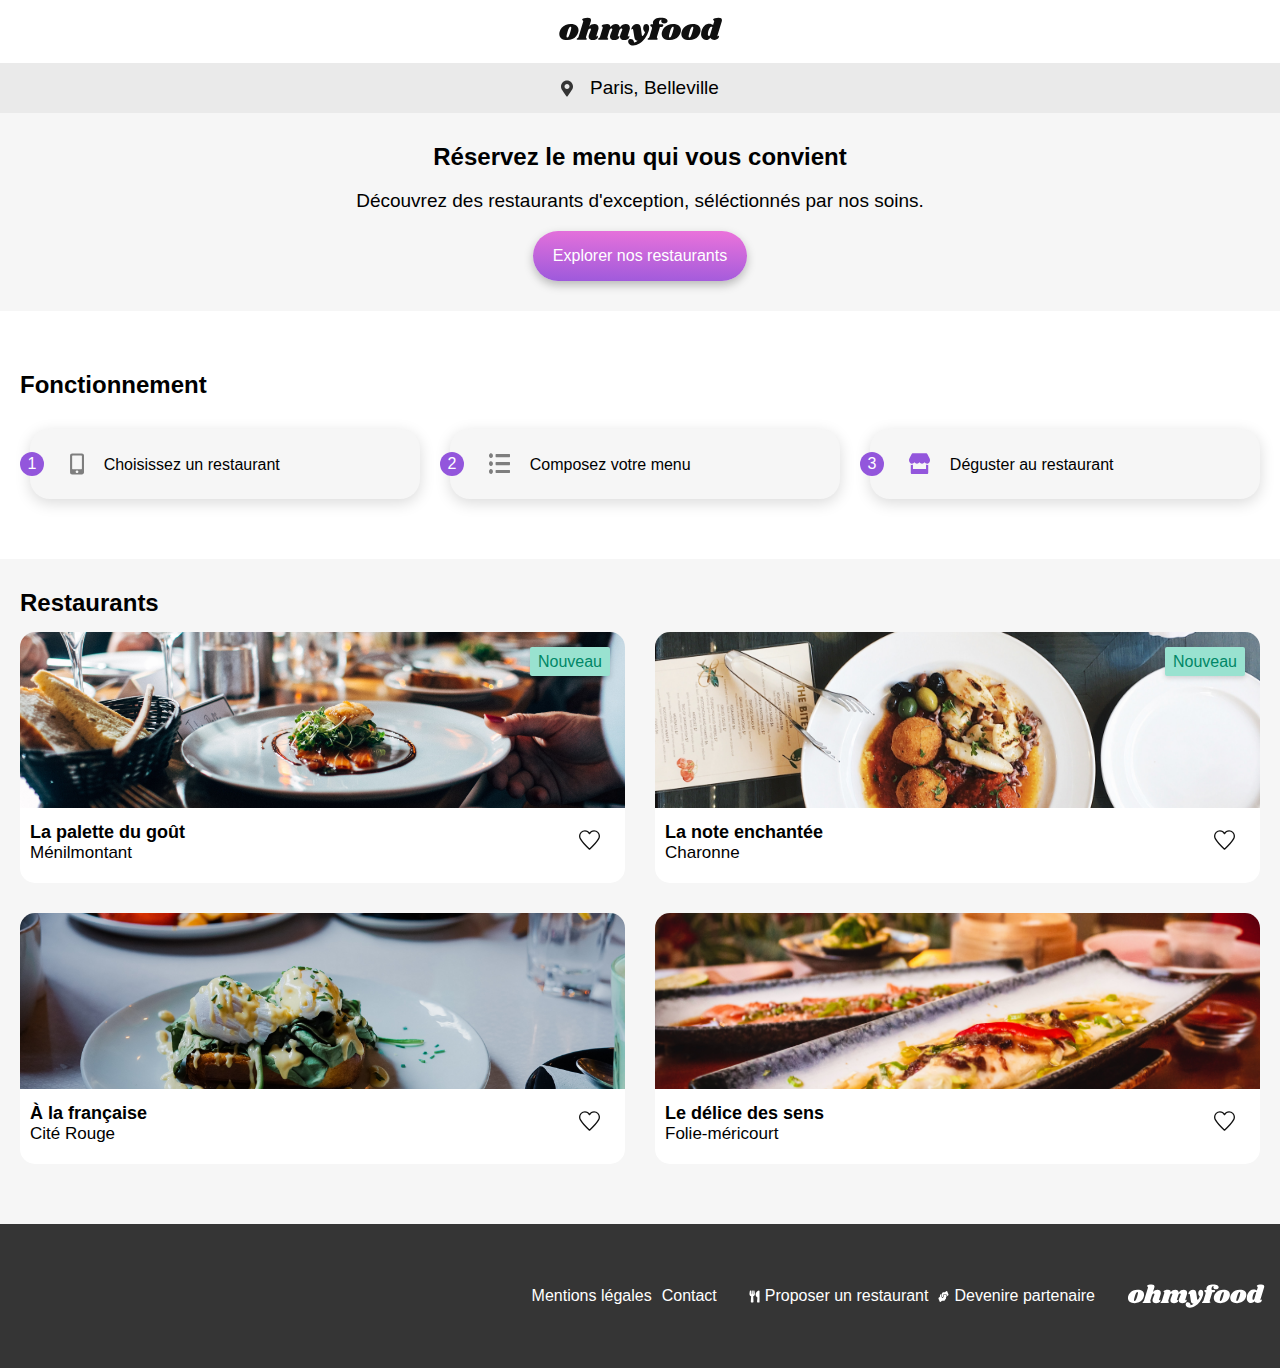
<file: index.html>
<!DOCTYPE html>
<html lang="fr">
<head>
    <meta charset="UTF-8">
    <meta name="viewport" content="width=device-width, initial-scale=1.0">
    <link rel="stylesheet" href="SASS/index-style/index-style.css" type="text/css">
    <link rel="preconnect" href="https://fonts.googleapis.com">
    <link rel="preconnect" href="https://fonts.gstatic.com" crossorigin>
    <link href="https://fonts.googleapis.com/css2?family=Inter:ital,opsz,wght@0,14..32,100..900;1,14..32,100..900&family=Manrope:wght@200..800&family=Montserrat:ital,wght@0,100..900;1,100..900&display=swap" rel="stylesheet">
    <title>ohmyfood-home</title>
</head>
<body>
    <div class="loader">
        <div class="container">
            <img class="container__logo container__fork" src="images/logo/fork.svg" alt="loader">
            <img class="container__logo container__knif" src="images/logo/knif.svg" alt="loader">
            <img class="container__logo container__spoon" src="images/logo/spoon.svg" alt="loader">
        </div>
        <img class="loader__marque" src="images/logo/ohmyfood@2x.svg" alt="ohmyfood">    
    </div>
    <header>
        <div class="headertop">
            <div class="headertop__shadow">
             <img class="headertop__shadow--logo-mark" src="images/logo/ohmyfood@2x.svg" alt="logo de ohmyfood">
            </div>
            <div class="headertop__localisation">
                <img class="headertop__localisation--logo-pin" src="images/logo/Pin.svg" alt="logo de localisation">
                <p class="headertop__localisation--city">Paris, Belleville</p>
            </div>
        </div>
        <article class="headerReserver">
            <div class="headerReserver__text">
                <h1>Réservez le menu qui vous convient</h1>
                <p>Découvrez des restaurants d'exception, séléctionnés par nos soins.</p>
            </div>
            <a href="#restaurant">
                <div class="btn">Explorer nos restaurants</div>
            </a>
        </article>
    </header>

    <main>
        <section class="fonctionnement">
            <h2>Fonctionnement</h2>
            <div class="fonctionnement__flex">
                <a href="#" class="fonctionnement__card">
                    <div class="fonctionnement__card--number">1</div>
                    <div class="fonctionnement__card--logo-text">
                        <img src="images/logo/mobile-screen-button.svg" alt="logo d'un téléphone portable">
                        <p><span>Choisissez un restaurant</span></p>
                    </div>
                </a>
                <a href="#" class="fonctionnement__card">
                    <div class="fonctionnement__card--number">2</div>
                    <div class="fonctionnement__card--logo-text">
                        <img src="images/logo/list-ul.svg" alt="logo d'un téléphone portable">
                        <p><span>Composez votre menu</span></p>
                    </div>
                </a>
                <a href="#" class="fonctionnement__card">
                    <div class="fonctionnement__card--number">3</div>
                    <div class="fonctionnement__card--logo-text">
                        <img src="images/logo/store.svg" alt="logo d'un téléphone portable">
                        <p><span>Déguster au restaurant</span></p>
                    </div>
                </a>
            </div>
        </section>
        <section id="restaurant" class="restaurant">
            <h2>Restaurants</h2>
            <div class="restaurant__grid">
            <a href="menu-la-palette-du-goût.html" class="restaurant__card">
                <div class="restaurant__card--nouveau"><span>Nouveau</span></div>
                <article class="restaurant__card--contain">
                     <img class="restaurant__card--contain-image" src="images/restaurants/jay-wennington-N_Y88TWmGwA-unsplash.jpg" alt="photo du restaurant la palette du goût">
                    <div class="card__info">
                        <div class="card__info--text">
                            <h3>La palette du goût</h3>
                            <p>Ménilmontant</p>
                        </div>
                        <div>
                            <img class="card__info--heart-active" src="images/logo/heart-active.svg" alt="logo coeur activé">
                            <img class="card__info--heart-default" src="images/logo/heart-default.svg" alt="logo coeur non rempli">
                        </div>
                    </div>
                </article>
            </a>
            <a href="menu-la-note-enchantee.html" class="restaurant__card">
                <div class="restaurant__card--nouveau"><span>Nouveau</span></div>
                <article class="restaurant__card--contain">
                     <img class="restaurant__card--contain-image" src="images/restaurants/stil-u2Lp8tXIcjw-unsplash.jpg" alt="photo du restaurant la note enchantée">
                    <div class="card__info">
                        <div class="card__info--text">
                            <h3>La note enchantée</h3>
                            <p>Charonne</p>
                        </div>
                        <div>
                            <img class="card__info--heart-active" src="images/logo/heart-active.svg" alt="logo coeur activé">
                            <img class="card__info--heart-default" src="images/logo/heart-default.svg" alt="logo coeur non rempli">
                        </div>
                    </div>
                </article>
            </a>
            <a href="menu-a-la-francaie.html" class="restaurant__card">
                <article class="restaurant__card--contain">
                     <img class="restaurant__card--contain-image" src="images/restaurants/toa-heftiba-DQKerTsQwi0-unsplash.jpg" alt="photo du restaurant à la française">
                    <div class="card__info">
                        <div class="card__info--text">
                            <h3>À la française</h3>
                            <p>Cité Rouge</p>
                        </div>
                        <div>
                            <img class="card__info--heart-active" src="images/logo/heart-active.svg" alt="logo coeur activé">
                            <img class="card__info--heart-default" src="images/logo/heart-default.svg" alt="logo coeur non rempli">
                        </div>
                    </div>
                </article>
            </a>
            <a href="menu-le-delice-des-sens.html" class="restaurant__card">
                <article class="restaurant__card--contain">
                     <img class="restaurant__card--contain-image" src="images/restaurants/louis-hansel-shotsoflouis-qNBGVyOCY8Q-unsplash.jpg" alt="photo du restaurant le délice des sens">
                    <div class="card__info">
                        <div class="card__info--text">
                            <h3>Le délice des sens</h3>
                            <p>Folie-méricourt</p>
                        </div>
                        <div>
                            <img class="card__info--heart-active" src="images/logo/heart-active.svg" alt="logo coeur activé">
                            <img class="card__info--heart-default" src="images/logo/heart-default.svg" alt="logo coeur non rempli">
                        </div>
                    </div>
                </article>
            </a>
            </div>
        </section>
    </main>
    <footer class="blockfooter">
        <img class="blockfooter__logo" src="images/logo/ohmyfood-white.svg" alt="logo de la marque ohmyfood">
        <div class="blockfooter__flex-1">
            <ul>
                <li class="blockfooter__content">
                    <img class="blockfooter__content--img" src="images/logo/couvert.svg" alt="logo d'un jeu de couvert">
                    <a href="#"><span>Proposer un restaurant</span></a>
                </li>
            </ul>
            <ul>
                <li class="blockfooter__content">
                    <img class="blockfooter__content--img" src="images/logo/hand-check.svg" alt="logo de mains qui se serts entre elles">
                    <a href="#"><span>Devenire partenaire</span></a>
                </li>
            </ul>
        </div>
        <div class="blockfooter__flex-2">
            <ul>
                <li><a href="#"><span>Mentions légales</span></a></li>
                <li><a href="#"><span>Contact</span></a></li>
            </ul>
        </div>
    </footer>
</body>
</html>
</file>
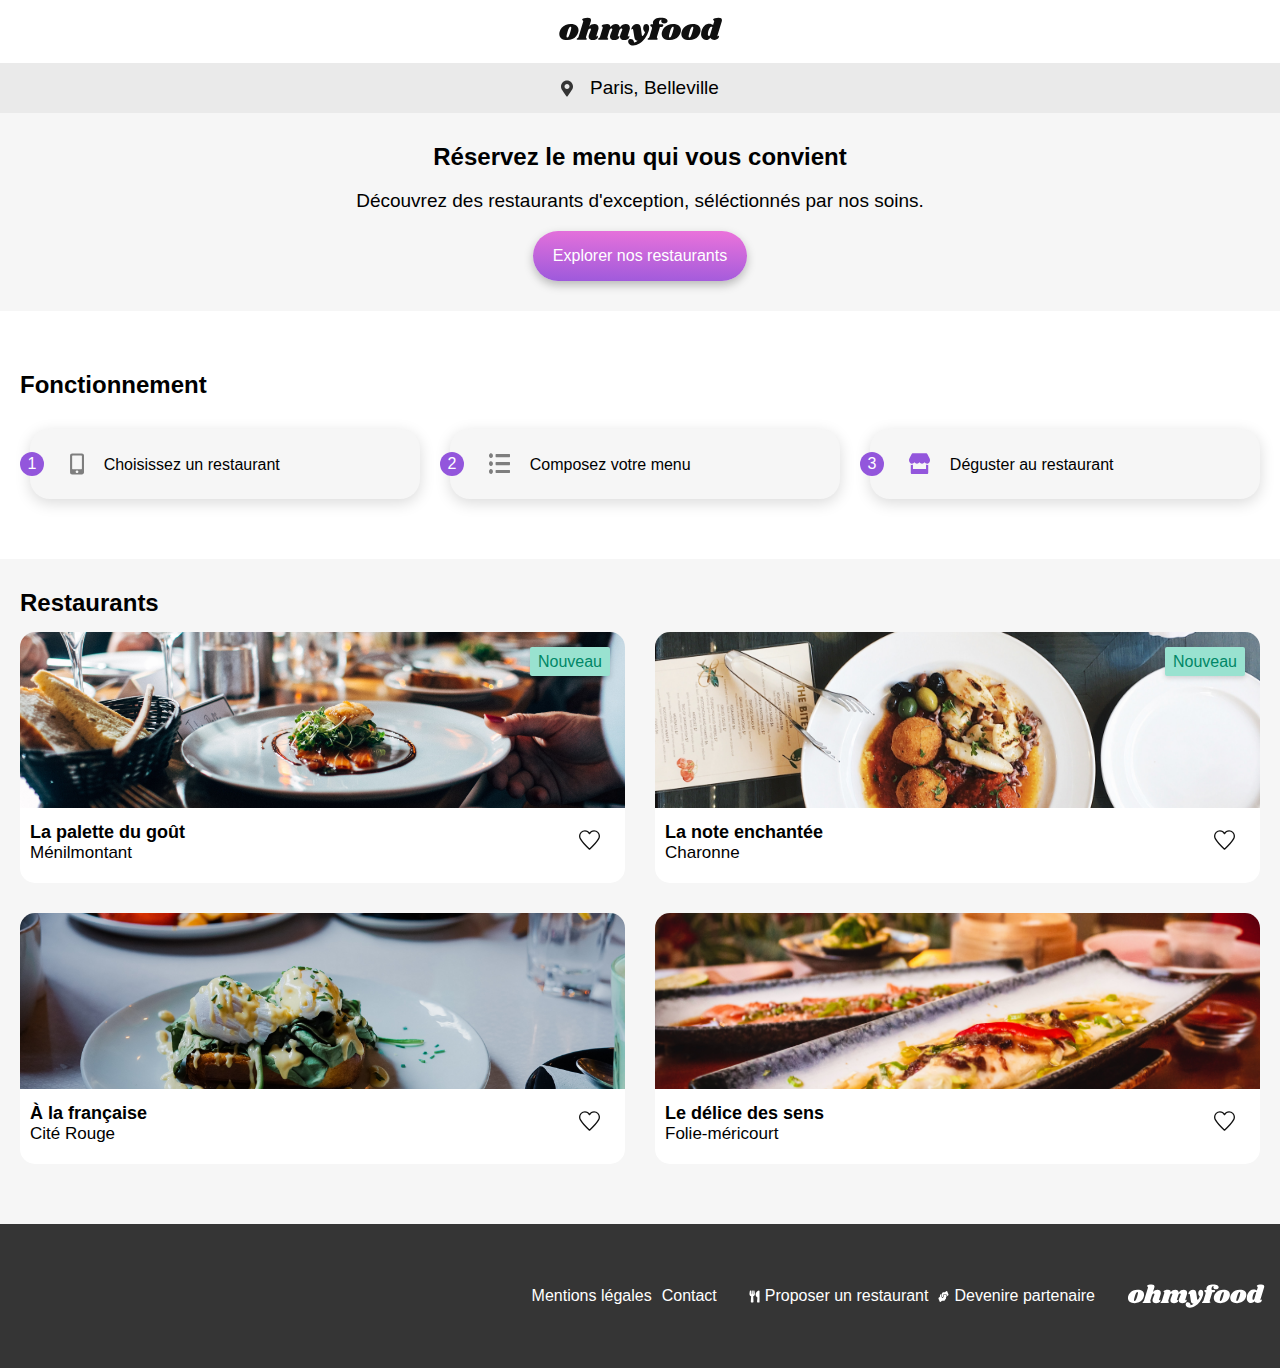
<file: home.html>
<!DOCTYPE html>
<html lang="fr">
<head>
    <meta charset="UTF-8">
    <meta name="viewport" content="width=device-width, initial-scale=1.0">
    <link rel="stylesheet" href="SASS/home-style/home-style.css" type="text/css">
    <link rel="preconnect" href="https://fonts.googleapis.com">
    <link rel="preconnect" href="https://fonts.gstatic.com" crossorigin>
    <link href="https://fonts.googleapis.com/css2?family=Inter:ital,opsz,wght@0,14..32,100..900;1,14..32,100..900&family=Manrope:wght@200..800&family=Montserrat:ital,wght@0,100..900;1,100..900&display=swap" rel="stylesheet">
    <title>ohmyfood-home</title>
</head>
<body>
    <div class="loader">
        <img class="loader__logo" src="images/logo/loader.svg" alt="loader">
        <img class="loader__marque" src="images/logo/ohmyfood@2x.svg" alt="ohmyfood">    
    </div>
    <header>
        <div class="headertop">
            <div class="headertop__shadow">
             <img class="headertop__shadow--logo-mark" src="images/logo/ohmyfood@2x.svg" alt="logo de ohmyfood">
            </div>
            <div class="headertop__localisation">
                <img class="headertop__localisation--logo-pin" src="images/logo/Pin.svg" alt="logo de localisation">
                <p class="headertop__localisation--city">Paris, Belleville</p>
            </div>
        </div>
        <article class="headerReserver">
            <div class="headerReserver__text">
                <h1>Réservez le menu qui vous convient</h1>
                <p>Découvrez des restaurants d'exception, séléctionnés par nos soins.</p>
            </div>
            <a href="#restaurant">
                <div class="btn">Explorer nos restaurants</div>
            </a>
        </article>
    </header>

    <main>
        <section class="fonctionnement">
            <h2>Fonctionnement</h2>
            <div class="fonctionnement__flex">
            <a href="#" class="fonctionnement__card">
                <div class="fonctionnement__card--number">1</div>
                <div class="fonctionnement__card--logo-text">
                    <img src="images/logo/mobile-screen-button.svg" alt="logo d'un téléphone portable">
                    <p><span>Choisissez un restaurant</span></p>
                </div>
            </a>
            <a href="#" class="fonctionnement__card">
                <div class="fonctionnement__card--number">2</div>
                <div class="fonctionnement__card--logo-text">
                    <img src="images/logo/list-ul.svg" alt="logo d'un téléphone portable">
                    <p><span>Composez votre menu</span></p>
                </div>
            </a>
            <a href="#" class="fonctionnement__card">
                <div class="fonctionnement__card--number">3</div>
                <div class="fonctionnement__card--logo-text">
                    <img src="images/logo/store.svg" alt="logo d'un téléphone portable">
                    <p><span>Déguster au restaurant</span></p>
                </div>
            </a>
            </div>
        </section>
        <section id="restaurant" class="restaurant">
            <h2>Restaurants</h2>
            <div class="restaurant__grid">
            <a href="menu-la-palette-du-goût.html" class="restaurant__card">
                <div class="restaurant__card--nouveau"><span>Nouveau</span></div>
                <article class="restaurant__card--contain">
                     <img class="restaurant__card--contain-image" src="images/restaurants/jay-wennington-N_Y88TWmGwA-unsplash.jpg" alt="photo du restaurant la palette du goût">
                    <div class="card__info">
                        <div class="card__info--text">
                            <h3>La palette du goût</h3>
                            <p>Ménilmontant</p>
                        </div>
                        <div>
                            <img class="card__info--heart-active" src="images/logo/heart-active.svg" alt="logo coeur activé">
                            <img class="card__info--heart-default" src="images/logo/heart-default.svg" alt="logo coeur non rempli">
                        </div>
                    </div>
                </article>
            </a>
            <a href="#" class="restaurant__card">
                <div class="restaurant__card--nouveau"><span>Nouveau</span></div>
                <article class="restaurant__card--contain">
                     <img class="restaurant__card--contain-image" src="images/restaurants/stil-u2Lp8tXIcjw-unsplash.jpg" alt="photo du restaurant la note enchantée">
                    <div class="card__info">
                        <div class="card__info--text">
                            <h3>La note enchantée</h3>
                            <p>Charonne</p>
                        </div>
                        <div>
                            <img class="card__info--heart-active" src="images/logo/heart-active.svg" alt="logo coeur activé">
                            <img class="card__info--heart-default" src="images/logo/heart-default.svg" alt="logo coeur non rempli">
                        </div>
                    </div>
                </article>
            </a>
            <a href="#" class="restaurant__card">
                <article class="restaurant__card--contain">
                     <img class="restaurant__card--contain-image" src="images/restaurants/toa-heftiba-DQKerTsQwi0-unsplash.jpg" alt="photo du restaurant à la française">
                    <div class="card__info">
                        <div class="card__info--text">
                            <h3>À la française</h3>
                            <p>Cité Rouge</p>
                        </div>
                        <div>
                            <img class="card__info--heart-active" src="images/logo/heart-active.svg" alt="logo coeur activé">
                            <img class="card__info--heart-default" src="images/logo/heart-default.svg" alt="logo coeur non rempli">
                        </div>
                    </div>
                </article>
            </a>
            <a href="menu-le-delice-des-sens.html" class="restaurant__card">
                <article class="restaurant__card--contain">
                     <img class="restaurant__card--contain-image" src="images/restaurants/louis-hansel-shotsoflouis-qNBGVyOCY8Q-unsplash.jpg" alt="photo du restaurant le délice des sens">
                    <div class="card__info">
                        <div class="card__info--text">
                            <h3>Le délice des sens</h3>
                            <p>Folie-méricourt</p>
                        </div>
                        <div>
                            <img class="card__info--heart-active" src="images/logo/heart-active.svg" alt="logo coeur activé">
                            <img class="card__info--heart-default" src="images/logo/heart-default.svg" alt="logo coeur non rempli">
                        </div>
                    </div>
                </article>
            </a>
            </div>
        </section>
    </main>
    <footer class="blockfooter">
        <img class="blockfooter__logo" src="images/logo/ohmyfood-white.svg" alt="logo de la marque ohmyfood">
        <div class="blockfooter__flex-1">
            <ul>
                <li class="blockfooter__content">
                    <img class="blockfooter__content--img" src="images/logo/couvert.svg" alt="logo d'un jeu de couvert">
                    <a href="#"><span>Proposer un restaurant</span></a>
                </li>
            </ul>
            <ul>
                <li class="blockfooter__content">
                    <img class="blockfooter__content--img" src="images/logo/hand-check.svg" alt="logo de mains qui se serts entre elles">
                    <a href="#"><span>Devenire partenaire</span></a>
                </li>
            </ul>
        </div>
        <div class="blockfooter__flex-2">
            <ul>
                <li><a href="#"><span>Mentions légales</span></a></li>
                <li><a href="#"><span>Contact</span></a></li>
            </ul>
        </div>
    </footer>
</body>
</html>
</file>
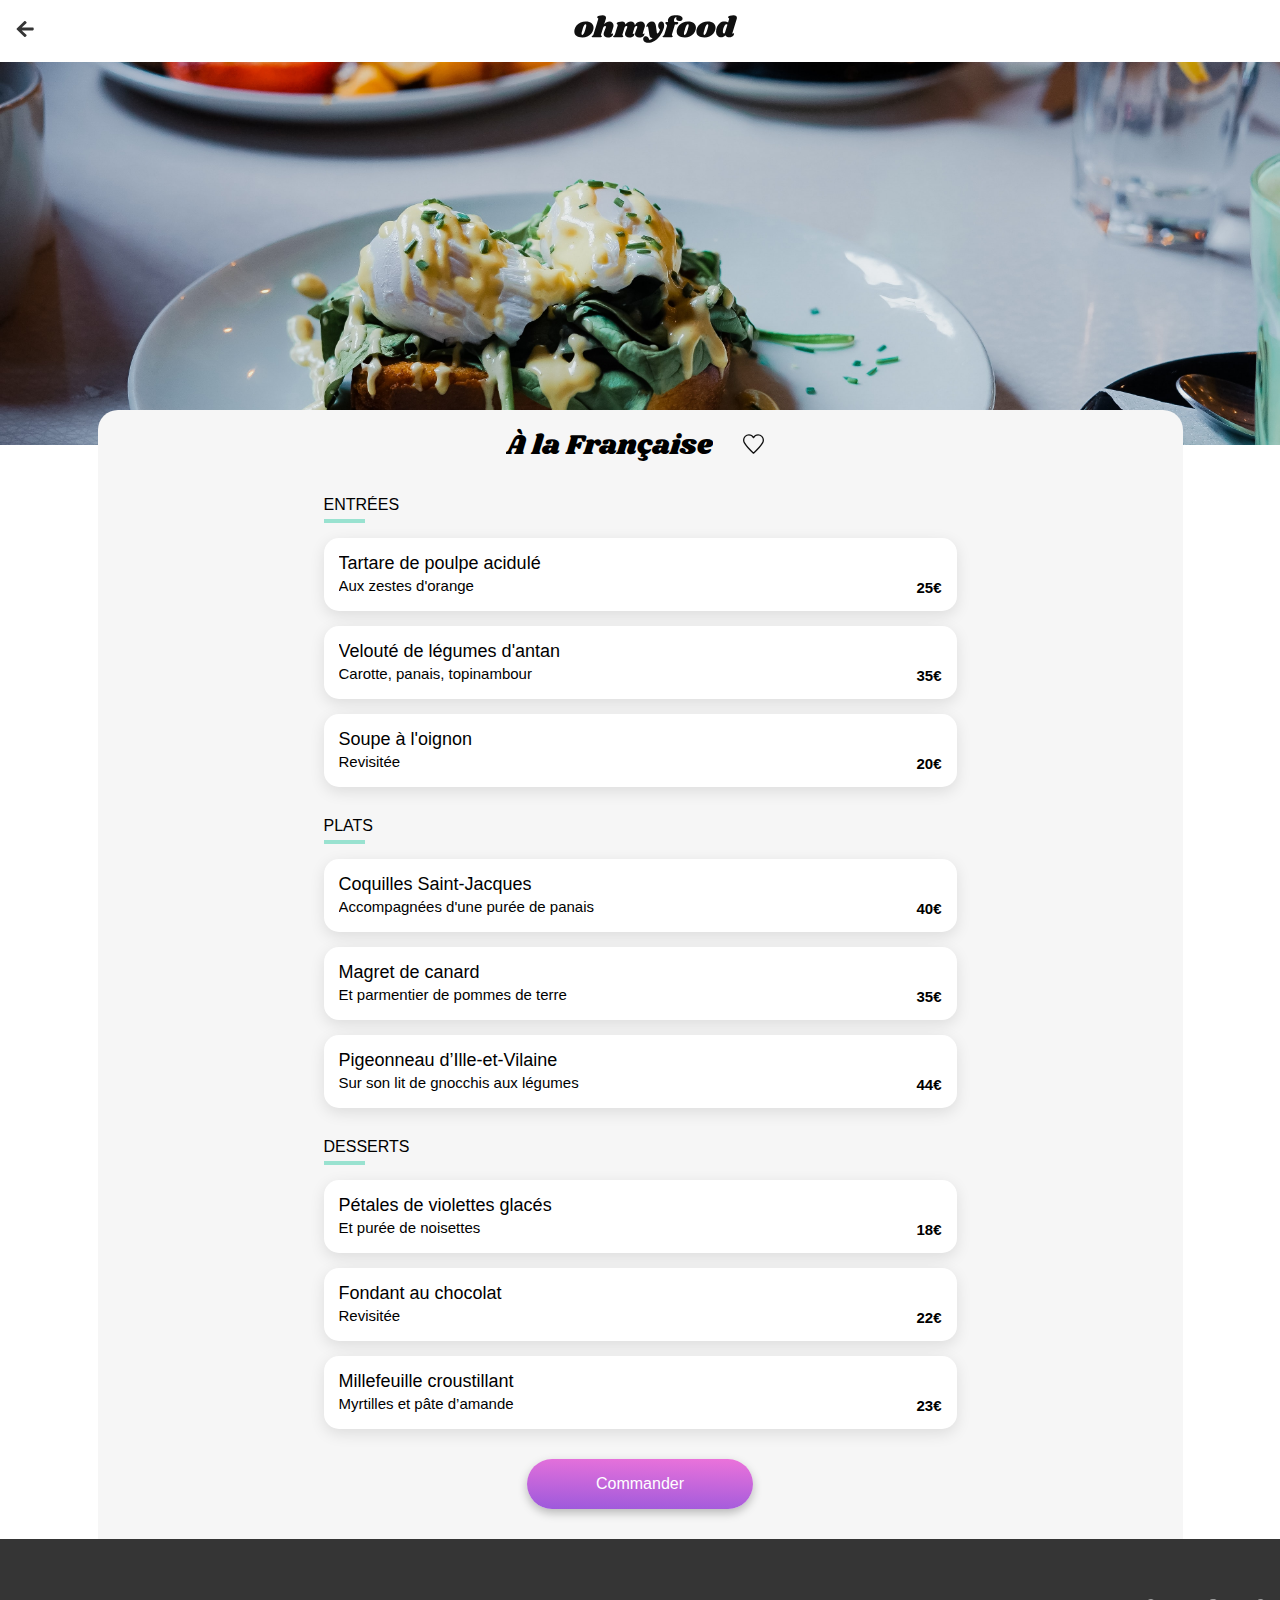
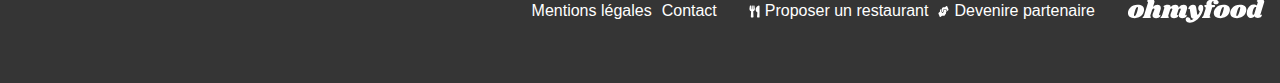
<file: menu-a-la-francaie.html>
<!DOCTYPE html>
<html lang="fr">
<head>
    <meta charset="UTF-8">
    <meta name="viewport" content="width=device-width, initial-scale=1.0">
    <link rel="stylesheet" href="SASS/menu-style/menu-style.css" type="text/css">
    <link rel="preconnect" href="https://fonts.googleapis.com">
    <link rel="preconnect" href="https://fonts.gstatic.com" crossorigin>
    <link href="https://fonts.googleapis.com/css2?family=Inter:ital,opsz,wght@0,14..32,100..900;1,14..32,100..900&family=Manrope:wght@200..800&family=Montserrat:ital,wght@0,100..900;1,100..900&display=swap" rel="stylesheet">
    <link rel="preconnect" href="https://fonts.googleapis.com">
    <link rel="preconnect" href="https://fonts.gstatic.com" crossorigin>
    <link href="https://fonts.googleapis.com/css2?family=Shrikhand&display=swap" rel="stylesheet">
    <title>Menu-À la Française</title>
</head>
<body>
    <header class="headernav">
        <div class="headernav__arrow">
            <a href="index.html">
                <img class="headernav__arrow--img" src="images/logo/GoBack.svg" alt="flêche retour">
            </a>
        </div>
        <div class="headernav__logo">
            <img class="headernav__logo--img" src="images/logo/ohmyfood@2x.svg" alt="logo de ohmyfood">
        </div>
        <div class="headernav__divright"></div>
    </header>
    <main class="blockmain">
        <img class="blockmain__img" src="images/restaurants/toa-heftiba-DQKerTsQwi0-unsplash.jpg" alt="photo d'illustration de la palette du goût">
        <section class="blockmain__menu">
            <div class="blockmain__menu--resto">
                <h1>À la Française</h1>
                <div>
                    <img class="heart-active" src="images/logo/heart-active.svg" alt="logo coeur activé">
                    <img class="heart-default" src="images/logo/heart-default.svg" alt="logo coeur non rempli">
                </div>
            </div>
            <div class="blockcard">
                <div class="blockcard__title">
                    <h2>entrées</h2>
                    <div class="blockcard__title--barredown"></div>
                </div>
                <div class="cards cards__1">
                    <div class="cards__containe">
                        <div class="cards__containe--txt">
                            <h3>Tartare de poulpe acidulé</h3>
                            <p>Aux zestes d'orange</p>
                        </div>
                    </div>
                    <div class="cards__check">
                        <div class="cards__check--price">
                            <p><strong>25€</strong></p>
                        </div>
                        <div class="cards__check--img">
                            <img class="check-logo" src="images/logo/Check.svg" alt="logo checked">
                        </div>
                    </div>
                </div>
                <div class="cards cards__2">
                    <div class="cards__containe">
                        <div class="cards__containe--txt">
                            <h3>Velouté de légumes d'antan</h3>
                            <p>Carotte, panais, topinambour</p>
                        </div>
                    </div>
                    <div class="cards__check">
                        <div class="cards__check--price">
                            <p><strong>35€</strong></p>
                        </div>
                        <div class="cards__check--img">
                            <img class="check-logo" src="images/logo/Check.svg" alt="logo checked">
                        </div>
                    </div>
                </div>
                <div class="cards cards__3">
                    <div class="cards__containe">
                        <div class="cards__containe--txt">
                            <h3>Soupe à l'oignon</h3>
                            <p>Revisitée</p>
                        </div>
                    </div>
                    <div class="cards__check">
                        <div class="cards__check--price">
                            <p><strong>20€</strong></p>
                        </div>
                        <div class="cards__check--img">
                            <img class="check-logo" src="images/logo/Check.svg" alt="logo checked">
                        </div>
                    </div>
                </div>
            </div>    
            <div class="blockcard">
                <div class="blockcard__title">
                    <h2>plats</h2>
                    <div class="blockcard__title--barredown"></div>
                </div>
                <div class="cards cards__4">
                    <div class="cards__containe">
                        <div class="cards__containe--txt">
                            <h3>Coquilles Saint-Jacques</h3>
                            <p>Accompagnées d'une purée de panais</p>
                        </div>
                    </div>
                    <div class="cards__check">
                        <div class="cards__check--price">
                            <p><strong>40€</strong></p>
                        </div>
                        <div class="cards__check--img">
                            <img class="check-logo" src="images/logo/Check.svg" alt="logo checked">
                        </div>
                    </div>
                </div>
                <div class="cards cards__5">
                    <div class="cards__containe">
                        <div class="cards__containe--txt">
                            <h3>Magret de canard</h3>
                            <p>Et parmentier de pommes de terre</p>
                        </div>
                    </div>
                    <div class="cards__check">
                        <div class="cards__check--price">
                            <p><strong>35€</strong></p>
                        </div>
                        <div class="cards__check--img">
                            <img class="check-logo" src="images/logo/Check.svg" alt="logo checked">
                        </div>
                    </div>
                </div>
                <div class="cards cards__6">
                    <div class="cards__containe">
                        <div class="cards__containe--txt">
                            <h3>Pigeonneau d’Ille-et-Vilaine</h3>
                            <p>Sur son lit de gnocchis aux légumes</p>
                        </div>
                    </div>
                    <div class="cards__check">
                        <div class="cards__check--price">
                            <p><strong>44€</strong></p>
                        </div>
                        <div class="cards__check--img">
                            <img class="check-logo" src="images/logo/Check.svg" alt="logo checked">
                        </div>
                    </div>
                </div>
            </div>
            <div class="blockcard">
                <div class="blockcard__title">
                    <h2>desserts</h2>
                    <div class="blockcard__title--barredown"></div>
                </div>
                <div class="cards cards__7">
                    <div class="cards__containe">
                        <div class="cards__containe--txt">
                            <h3>Pétales de violettes glacés</h3>
                            <p>Et purée de noisettes</p>
                        </div>
                    </div>
                    <div class="cards__check">
                        <div class="cards__check--price">
                            <p><strong>18€</strong></p>
                        </div>
                        <div class="cards__check--img">
                            <img class="check-logo" src="images/logo/Check.svg" alt="logo checked">
                        </div>
                    </div>
                </div>
                <div class="cards cards__8">
                    <div class="cards__containe">
                        <div class="cards__containe--txt">
                            <h3>Fondant au chocolat</h3>
                            <p>Revisitée</p>
                        </div>
                    </div>
                    <div class="cards__check">
                        <div class="cards__check--price">
                            <p><strong>22€</strong></p>
                        </div>
                        <div class="cards__check--img">
                            <img class="check-logo" src="images/logo/Check.svg" alt="logo checked">
                        </div>
                    </div>
                </div>
                <div class="cards cards__9">
                    <div class="cards__containe">
                        <div class="cards__containe--txt">
                            <h3>Millefeuille croustillant</h3>
                            <p>Myrtilles et pâte d’amande</p>
                        </div>
                    </div>
                    <div class="cards__check">
                        <div class="cards__check--price">
                            <p><strong>23€</strong></p>
                        </div>
                        <div class="cards__check--img">
                            <img class="check-logo" src="images/logo/Check.svg" alt="logo checked">
                        </div>
                    </div>
                </div>
            </div>
            <a href="#">
                <div class="btn">Commander</div>
            </a>
        </section>
    </main>
    <footer class="blockfooter">
        <img class="blockfooter__logo" src="images/logo/ohmyfood-white.svg" alt="logo de la marque ohmyfood">
        <div class="blockfooter__flex-1">
            <ul>
                <li class="blockfooter__content">
                    <img class="blockfooter__content--img" src="images/logo/couvert.svg" alt="logo d'un jeu de couvert">
                    <a href="#"><span>Proposer un restaurant</span></a>
                </li>
            </ul>
            <ul>
                <li class="blockfooter__content">
                    <img class="blockfooter__content--img" src="images/logo/hand-check.svg" alt="logo de mains qui se serts entre elles">
                    <a href="#"><span>Devenire partenaire</span></a>
                </li>
            </ul>
        </div>
        <div class="blockfooter__flex-2">
            <ul>
                <li><a href="#"><span>Mentions légales</span></a></li>
                <li><a href="#"><span>Contact</span></a></li>
            </ul>
        </div>
    </footer>
</body>
</html>
</file>
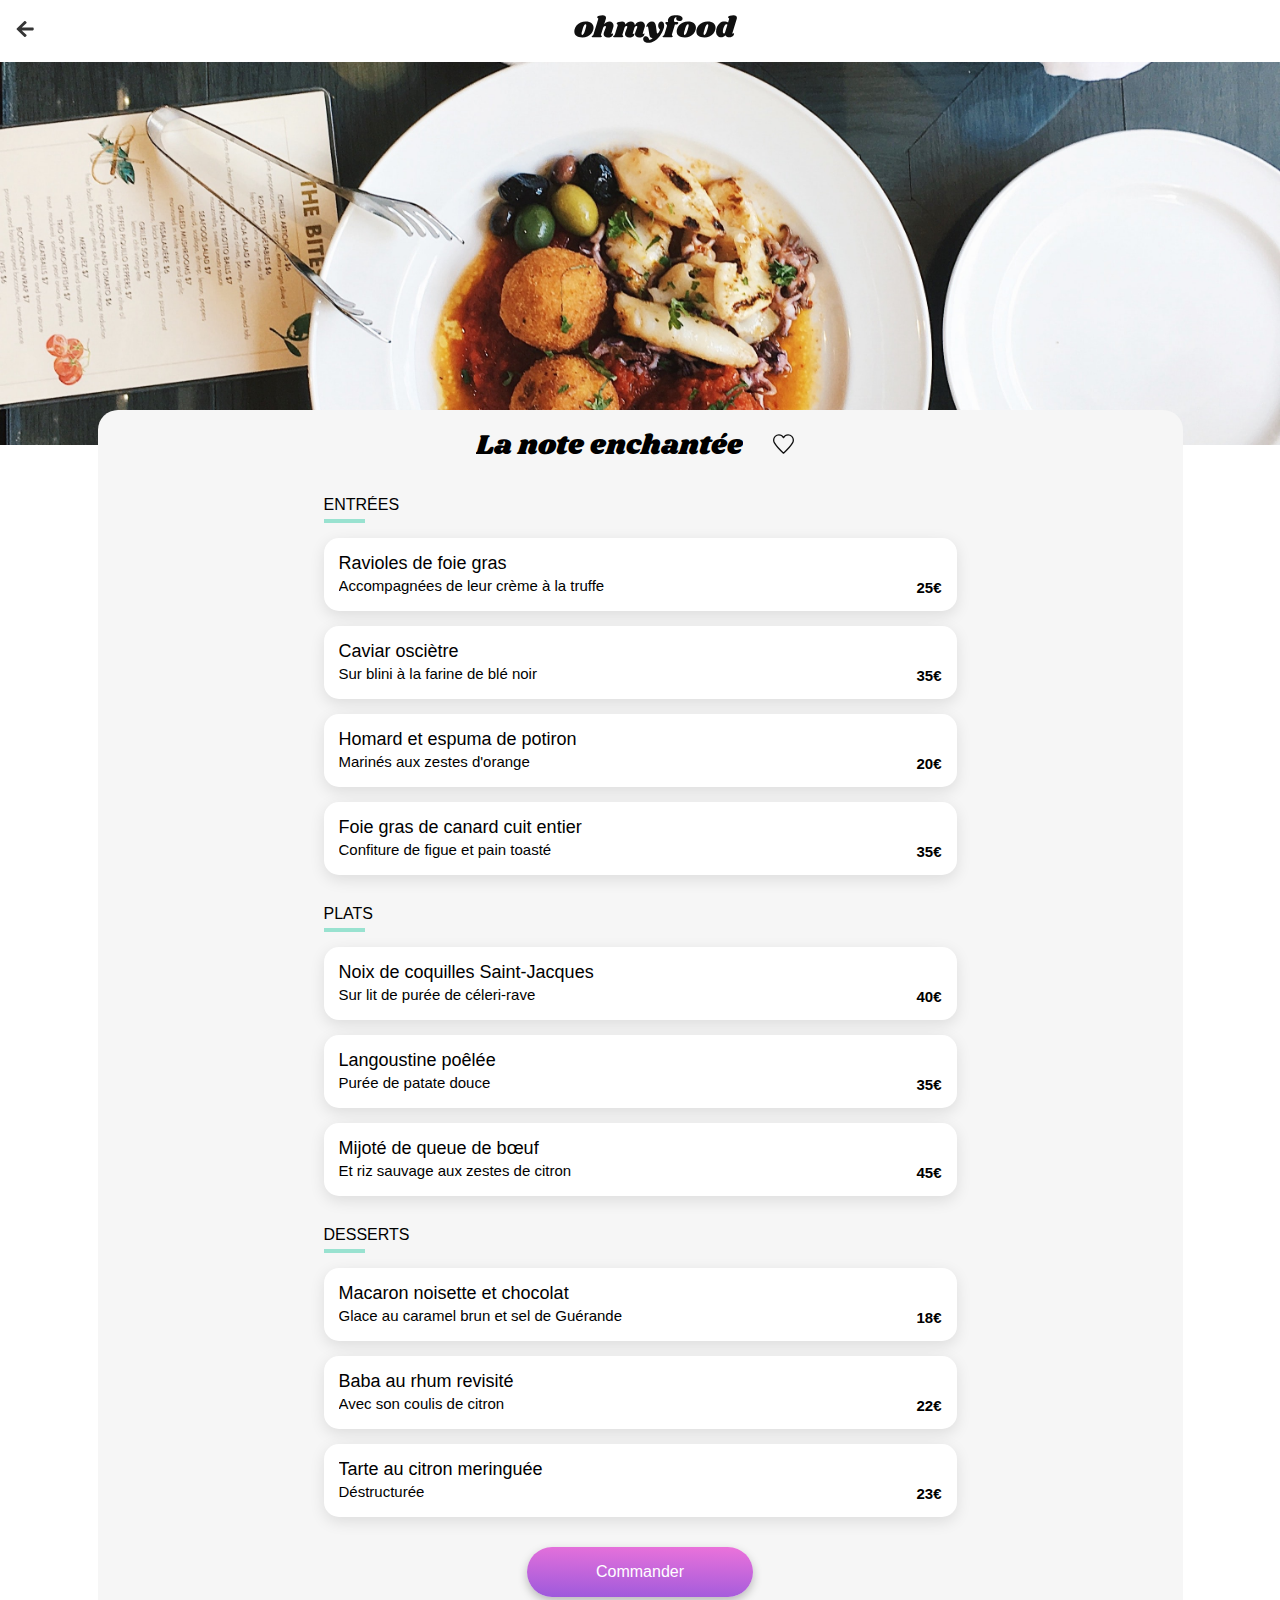
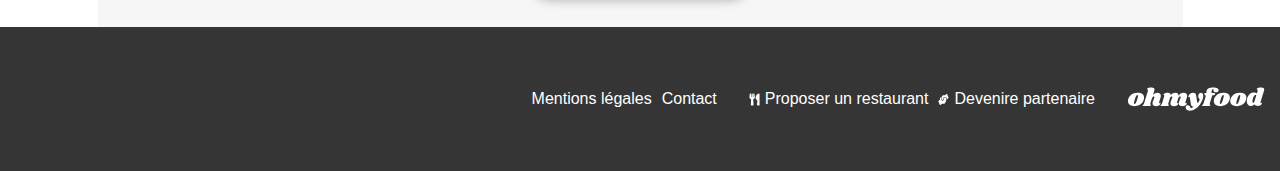
<file: menu-la-note-enchantee.html>
<!DOCTYPE html>
<html lang="fr">
<head>
    <meta charset="UTF-8">
    <meta name="viewport" content="width=device-width, initial-scale=1.0">
    <link rel="stylesheet" href="SASS/menu-style/menu-style.css" type="text/css">
    <link rel="preconnect" href="https://fonts.googleapis.com">
    <link rel="preconnect" href="https://fonts.gstatic.com" crossorigin>
    <link href="https://fonts.googleapis.com/css2?family=Inter:ital,opsz,wght@0,14..32,100..900;1,14..32,100..900&family=Manrope:wght@200..800&family=Montserrat:ital,wght@0,100..900;1,100..900&display=swap" rel="stylesheet">
    <link rel="preconnect" href="https://fonts.googleapis.com">
    <link rel="preconnect" href="https://fonts.gstatic.com" crossorigin>
    <link href="https://fonts.googleapis.com/css2?family=Shrikhand&display=swap" rel="stylesheet">
    <title>Menu-La note enchantée</title>
</head>
<body>
    <header class="headernav">
        <div class="headernav__arrow">
            <a href="index.html">
                <img class="headernav__arrow--img" src="images/logo/GoBack.svg" alt="flêche retour">
            </a>
        </div>
        <div class="headernav__logo">
            <img class="headernav__logo--img" src="images/logo/ohmyfood@2x.svg" alt="logo de ohmyfood">
        </div>
        <div class="headernav__divright"></div>
    </header>
    <main class="blockmain">
        <img class="blockmain__img" src="images/restaurants/stil-u2Lp8tXIcjw-unsplash.jpg" alt="photo d'illustration de la palette du goût">
        <section class="blockmain__menu">
            <div class="blockmain__menu--resto">
                <h1>La note enchantée</h1>
                <div>
                    <img class="heart-active" src="images/logo/heart-active.svg" alt="logo coeur activé">
                    <img class="heart-default" src="images/logo/heart-default.svg" alt="logo coeur non rempli">
                </div>
            </div>
            <div class="blockcard">
                <div class="blockcard__title">
                    <h2>entrées</h2>
                    <div class="blockcard__title--barredown"></div>
                </div>
                <div class="cards cards__1">
                    <div class="cards__containe">
                        <div class="cards__containe--txt">
                            <h3>Ravioles de foie gras </h3>
                            <p>Accompagnées de leur crème à la truffe</p>
                        </div>
                    </div>
                    <div class="cards__check">
                        <div class="cards__check--price">
                            <p><strong>25€</strong></p>
                        </div>
                        <div class="cards__check--img">
                            <img class="check-logo" src="images/logo/Check.svg" alt="logo checked">
                        </div>
                    </div>
                </div>
                <div class="cards cards__2">
                    <div class="cards__containe">
                        <div class="cards__containe--txt">
                            <h3>Caviar osciètre</h3>
                            <p>Sur blini à la farine de blé noir</p>
                        </div>
                    </div>
                    <div class="cards__check">
                        <div class="cards__check--price">
                            <p><strong>35€</strong></p>
                        </div>
                        <div class="cards__check--img">
                            <img class="check-logo" src="images/logo/Check.svg" alt="logo checked">
                        </div>
                    </div>
                </div>
                <div class="cards cards__3">
                    <div class="cards__containe">
                        <div class="cards__containe--txt">
                            <h3>Homard et espuma de potiron</h3>
                            <p>Marinés aux zestes d'orange</p>
                        </div>
                    </div>
                    <div class="cards__check">
                        <div class="cards__check--price">
                            <p><strong>20€</strong></p>
                        </div>
                        <div class="cards__check--img">
                            <img class="check-logo" src="images/logo/Check.svg" alt="logo checked">
                        </div>
                    </div>
                </div>
                <div class="cards cards__4">
                    <div class="cards__containe">
                        <div class="cards__containe--txt">
                            <h3>Foie gras de canard cuit entier</h3>
                            <p>Confiture de figue et pain toasté</p>
                        </div>
                    </div>
                    <div class="cards__check">
                        <div class="cards__check--price">
                            <p><strong>35€</strong></p>
                        </div>
                        <div class="cards__check--img">
                            <img class="check-logo" src="images/logo/Check.svg" alt="logo checked">
                        </div>
                    </div>
                </div>
            </div>    
            <div class="blockcard">
                <div class="blockcard__title">
                    <h2>plats</h2>
                    <div class="blockcard__title--barredown"></div>
                </div>
                <div class="cards cards__5">
                    <div class="cards__containe">
                        <div class="cards__containe--txt">
                            <h3>Noix de coquilles Saint-Jacques</h3>
                            <p>Sur lit de purée de céleri-rave</p>
                        </div>
                    </div>
                    <div class="cards__check">
                        <div class="cards__check--price">
                            <p><strong>40€</strong></p>
                        </div>
                        <div class="cards__check--img">
                            <img class="check-logo" src="images/logo/Check.svg" alt="logo checked">
                        </div>
                    </div>
                </div>
                <div class="cards cards__6">
                    <div class="cards__containe">
                        <div class="cards__containe--txt">
                            <h3>Langoustine poêlée</h3>
                            <p>Purée de patate douce</p>
                        </div>
                    </div>
                    <div class="cards__check">
                        <div class="cards__check--price">
                            <p><strong>35€</strong></p>
                        </div>
                        <div class="cards__check--img">
                            <img class="check-logo" src="images/logo/Check.svg" alt="logo checked">
                        </div>
                    </div>
                </div>
                <div class="cards cards__7">
                    <div class="cards__containe">
                        <div class="cards__containe--txt">
                            <h3>Mijoté de queue de bœuf</h3>
                            <p>Et riz sauvage aux zestes de citron</p>
                        </div>
                    </div>
                    <div class="cards__check">
                        <div class="cards__check--price">
                            <p><strong>45€</strong></p>
                        </div>
                        <div class="cards__check--img">
                            <img class="check-logo" src="images/logo/Check.svg" alt="logo checked">
                        </div>
                    </div>
                </div>
            </div>
            <div class="blockcard">
                <div class="blockcard__title">
                    <h2>desserts</h2>
                    <div class="blockcard__title--barredown"></div>
                </div>
                <div class="cards cards__8">
                    <div class="cards__containe">
                        <div class="cards__containe--txt">
                            <h3>Macaron noisette et chocolat</h3>
                            <p>Glace au caramel brun et sel de Guérande</p>
                        </div>
                    </div>
                    <div class="cards__check">
                        <div class="cards__check--price">
                            <p><strong>18€</strong></p>
                        </div>
                        <div class="cards__check--img">
                            <img class="check-logo" src="images/logo/Check.svg" alt="logo checked">
                        </div>
                    </div>
                </div>
                <div class="cards cards__9">
                    <div class="cards__containe">
                        <div class="cards__containe--txt">
                            <h3>Baba au rhum revisité</h3>
                            <p>Avec son coulis de citron</p>
                        </div>
                    </div>
                    <div class="cards__check">
                        <div class="cards__check--price">
                            <p><strong>22€</strong></p>
                        </div>
                        <div class="cards__check--img">
                            <img class="check-logo" src="images/logo/Check.svg" alt="logo checked">
                        </div>
                    </div>
                </div>
                <div class="cards cards__10">
                    <div class="cards__containe">
                        <div class="cards__containe--txt">
                            <h3>Tarte au citron meringuée</h3>
                            <p>Déstructurée</p>
                        </div>
                    </div>
                    <div class="cards__check">
                        <div class="cards__check--price">
                            <p><strong>23€</strong></p>
                        </div>
                        <div class="cards__check--img">
                            <img class="check-logo" src="images/logo/Check.svg" alt="logo checked">
                        </div>
                    </div>
                </div>
            </div>
            <a href="#">
                <div class="btn">Commander</div>
            </a>
        </section>
    </main>
    <footer class="blockfooter">
        <img class="blockfooter__logo" src="images/logo/ohmyfood-white.svg" alt="logo de la marque ohmyfood">
        <div class="blockfooter__flex-1">
            <ul>
                <li class="blockfooter__content">
                    <img class="blockfooter__content--img" src="images/logo/couvert.svg" alt="logo d'un jeu de couvert">
                    <a href="#"><span>Proposer un restaurant</span></a>
                </li>
            </ul>
            <ul>
                <li class="blockfooter__content">
                    <img class="blockfooter__content--img" src="images/logo/hand-check.svg" alt="logo de mains qui se serts entre elles">
                    <a href="#"><span>Devenire partenaire</span></a>
                </li>
            </ul>
        </div>
        <div class="blockfooter__flex-2">
            <ul>
                <li><a href="#"><span>Mentions légales</span></a></li>
                <li><a href="#"><span>Contact</span></a></li>
            </ul>
        </div>
    </footer>
</body>
</html>
</file>
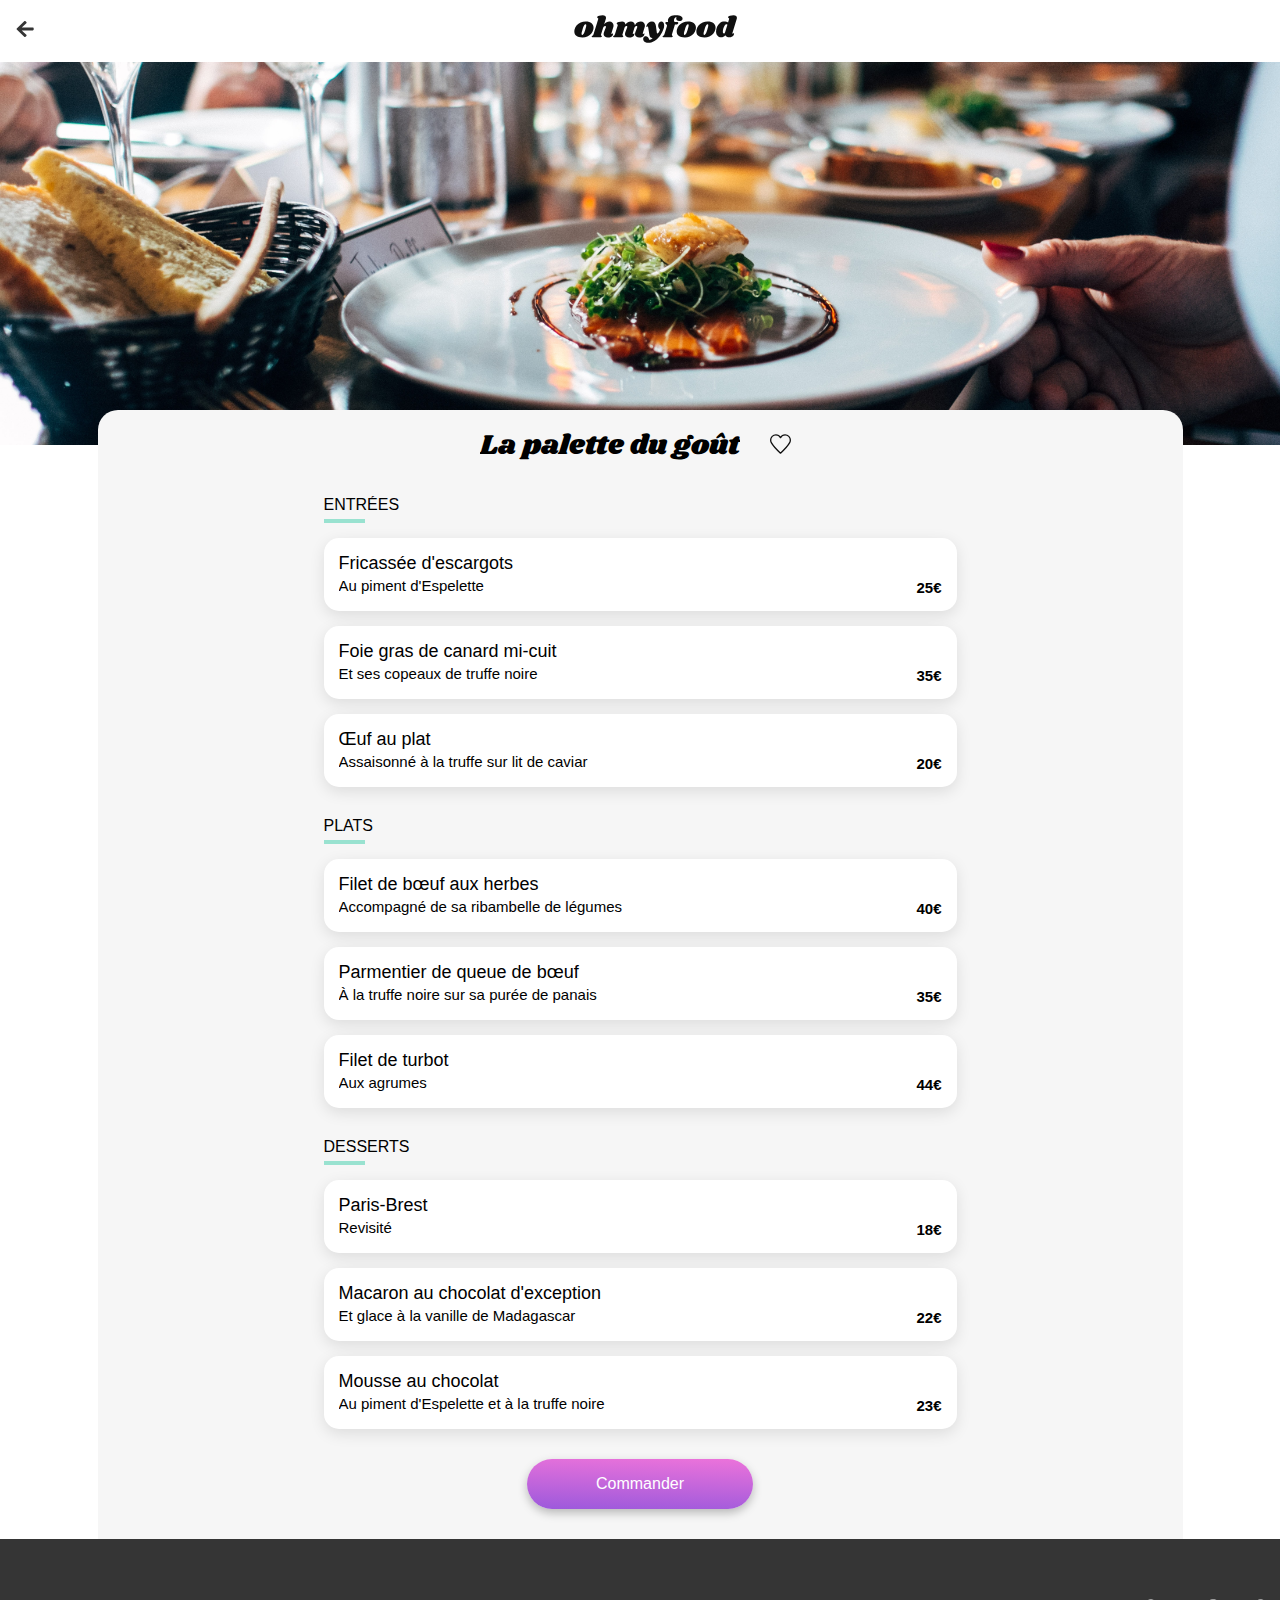
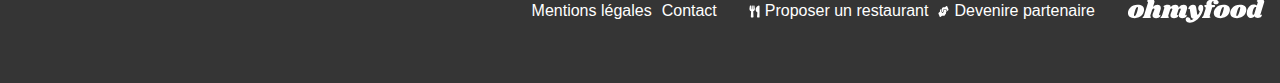
<file: menu-la-palette-du-goût.html>
<!DOCTYPE html>
<html lang="fr">
<head>
    <meta charset="UTF-8">
    <meta name="viewport" content="width=device-width, initial-scale=1.0">
    <link rel="stylesheet" href="SASS/menu-style/menu-style.css" type="text/css">
    <link rel="preconnect" href="https://fonts.googleapis.com">
    <link rel="preconnect" href="https://fonts.gstatic.com" crossorigin>
    <link href="https://fonts.googleapis.com/css2?family=Inter:ital,opsz,wght@0,14..32,100..900;1,14..32,100..900&family=Manrope:wght@200..800&family=Montserrat:ital,wght@0,100..900;1,100..900&display=swap" rel="stylesheet">
    <link rel="preconnect" href="https://fonts.googleapis.com">
    <link rel="preconnect" href="https://fonts.gstatic.com" crossorigin>
    <link href="https://fonts.googleapis.com/css2?family=Shrikhand&display=swap" rel="stylesheet">
    <title>Menu-La palette du goût</title>
</head>
<body>
    <header class="headernav">
        <div class="headernav__arrow">
            <a href="index.html">
                <img class="headernav__arrow--img" src="images/logo/GoBack.svg" alt="flêche retour">
            </a>
        </div>
        <div class="headernav__logo">
            <img class="headernav__logo--img" src="images/logo/ohmyfood@2x.svg" alt="logo de ohmyfood">
        </div>
        <div class="headernav__divright"></div>
    </header>
    <main class="blockmain">
        <img class="blockmain__img" src="images/restaurants/jay-wennington-N_Y88TWmGwA-unsplash.jpg" alt="photo d'illustration de la palette du goût">
        <section class="blockmain__menu">
            <div class="blockmain__menu--resto">
                <h1>La palette du goût</h1>
                <div>
                    <img class="heart-active" src="images/logo/heart-active.svg" alt="logo coeur activé">
                    <img class="heart-default" src="images/logo/heart-default.svg" alt="logo coeur non rempli">
                </div>
            </div>
            <div class="blockcard">
                <div class="blockcard__title">
                    <h2>entrées</h2>
                    <div class="blockcard__title--barredown"></div>
                </div>
                <div class="cards cards__1">
                    <div class="cards__containe">
                        <div class="cards__containe--txt">
                            <h3>Fricassée d'escargots</h3>
                            <p>Au piment d'Espelette</p>
                        </div>
                    </div>
                    <div class="cards__check">
                        <div class="cards__check--price">
                            <p><strong>25€</strong></p>
                        </div>
                        <div class="cards__check--img">
                            <img class="check-logo" src="images/logo/Check.svg" alt="logo checked">
                        </div>
                    </div>
                </div>
                <div class="cards cards__2">
                    <div class="cards__containe">
                        <div class="cards__containe--txt">
                            <h3>Foie gras de canard mi-cuit</h3>
                            <p>Et ses copeaux de truffe noire</p>
                        </div>
                    </div>
                    <div class="cards__check">
                        <div class="cards__check--price">
                            <p><strong>35€</strong></p>
                        </div>
                        <div class="cards__check--img">
                            <img class="check-logo" src="images/logo/Check.svg" alt="logo checked">
                        </div>
                    </div>
                </div>
                <div class="cards cards__3">
                    <div class="cards__containe">
                        <div class="cards__containe--txt">
                            <h3>Œuf au plat</h3>
                            <p>Assaisonné à la truffe sur lit de caviar</p>
                        </div>
                    </div>
                    <div class="cards__check">
                        <div class="cards__check--price">
                            <p><strong>20€</strong></p>
                        </div>
                        <div class="cards__check--img">
                            <img class="check-logo" src="images/logo/Check.svg" alt="logo checked">
                        </div>
                    </div>
                </div>
            </div>    
            <div class="blockcard">
                <div class="blockcard__title">
                    <h2>plats</h2>
                    <div class="blockcard__title--barredown"></div>
                </div>
                <div class="cards cards__4">
                    <div class="cards__containe">
                        <div class="cards__containe--txt">
                            <h3>Filet de bœuf aux herbes</h3>
                            <p>Accompagné de sa ribambelle de légumes</p>
                        </div>
                    </div>
                    <div class="cards__check">
                        <div class="cards__check--price">
                            <p><strong>40€</strong></p>
                        </div>
                        <div class="cards__check--img">
                            <img class="check-logo" src="images/logo/Check.svg" alt="logo checked">
                        </div>
                    </div>
                </div>
                <div class="cards cards__5">
                    <div class="cards__containe">
                        <div class="cards__containe--txt">
                            <h3>Parmentier de queue de bœuf</h3>
                            <p>À la truffe noire sur sa purée de panais</p>
                        </div>
                    </div>
                    <div class="cards__check">
                        <div class="cards__check--price">
                            <p><strong>35€</strong></p>
                        </div>
                        <div class="cards__check--img">
                            <img class="check-logo" src="images/logo/Check.svg" alt="logo checked">
                        </div>
                    </div>
                </div>
                <div class="cards cards__6">
                    <div class="cards__containe">
                        <div class="cards__containe--txt">
                            <h3>Filet de turbot</h3>
                            <p>Aux agrumes</p>
                        </div>
                    </div>
                    <div class="cards__check">
                        <div class="cards__check--price">
                            <p><strong>44€</strong></p>
                        </div>
                        <div class="cards__check--img">
                            <img class="check-logo" src="images/logo/Check.svg" alt="logo checked">
                        </div>
                    </div>
                </div>
            </div>
            <div class="blockcard">
                <div class="blockcard__title">
                    <h2>desserts</h2>
                    <div class="blockcard__title--barredown"></div>
                </div>
                <div class="cards cards__7">
                    <div class="cards__containe">
                        <div class="cards__containe--txt">
                            <h3>Paris-Brest</h3>
                            <p>Revisité</p>
                        </div>
                    </div>
                    <div class="cards__check">
                        <div class="cards__check--price">
                            <p><strong>18€</strong></p>
                        </div>
                        <div class="cards__check--img">
                            <img class="check-logo" src="images/logo/Check.svg" alt="logo checked">
                        </div>
                    </div>
                </div>
                <div class="cards cards__8">
                    <div class="cards__containe">
                        <div class="cards__containe--txt">
                            <h3>Macaron au chocolat d'exception </h3>
                            <p>Et glace à la vanille de Madagascar</p>
                        </div>
                    </div>
                    <div class="cards__check">
                        <div class="cards__check--price">
                            <p><strong>22€</strong></p>
                        </div>
                        <div class="cards__check--img">
                            <img class="check-logo" src="images/logo/Check.svg" alt="logo checked">
                        </div>
                    </div>
                </div>
                <div class="cards cards__9">
                    <div class="cards__containe">
                        <div class="cards__containe--txt">
                            <h3>Mousse au chocolat</h3>
                            <p>Au piment d'Espelette et à la truffe noire</p>
                        </div>
                    </div>
                    <div class="cards__check">
                        <div class="cards__check--price">
                            <p><strong>23€</strong></p>
                        </div>
                        <div class="cards__check--img">
                            <img class="check-logo" src="images/logo/Check.svg" alt="logo checked">
                        </div>
                    </div>
                </div>
            </div>
            <a href="#">
                <div class="btn">Commander</div>
            </a>
        </section>
    </main>
    <footer class="blockfooter">
        <img class="blockfooter__logo" src="images/logo/ohmyfood-white.svg" alt="logo de la marque ohmyfood">
        <div class="blockfooter__flex-1">
            <ul>
                <li class="blockfooter__content">
                    <img class="blockfooter__content--img" src="images/logo/couvert.svg" alt="logo d'un jeu de couvert">
                    <a href="#"><span>Proposer un restaurant</span></a>
                </li>
            </ul>
            <ul>
                <li class="blockfooter__content">
                    <img class="blockfooter__content--img" src="images/logo/hand-check.svg" alt="logo de mains qui se serts entre elles">
                    <a href="#"><span>Devenire partenaire</span></a>
                </li>
            </ul>
        </div>
        <div class="blockfooter__flex-2">
            <ul>
                <li><a href="#"><span>Mentions légales</span></a></li>
                <li><a href="#"><span>Contact</span></a></li>
            </ul>
        </div>
    </footer>
</body>
</html>
</file>
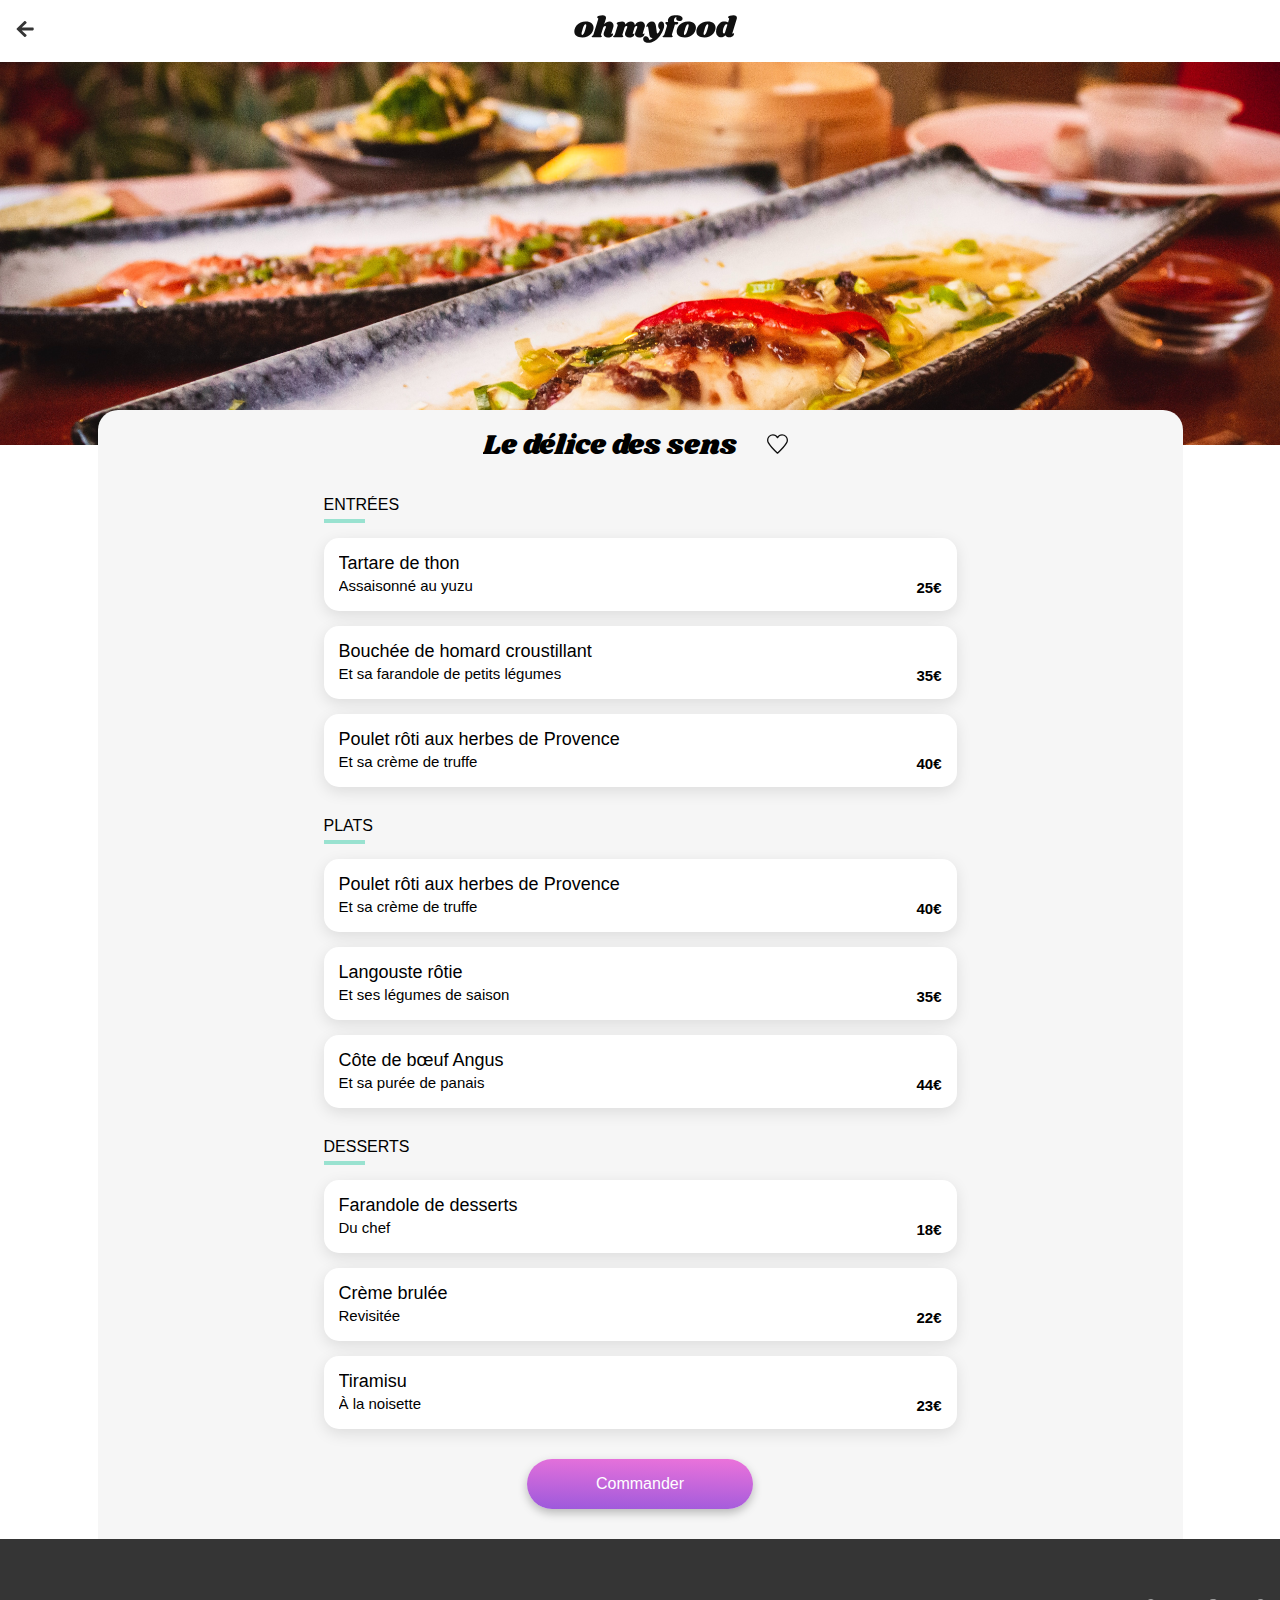
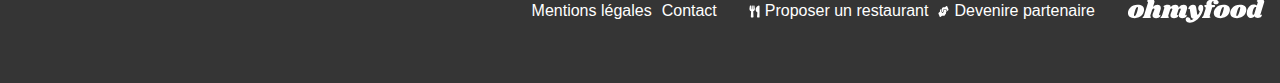
<file: menu-le-delice-des-sens.html>
<!DOCTYPE html>
<html lang="fr">
<head>
    <meta charset="UTF-8">
    <meta name="viewport" content="width=device-width, initial-scale=1.0">
    <link rel="stylesheet" href="SASS/menu-style/menu-style.css" type="text/css">
    <link rel="preconnect" href="https://fonts.googleapis.com">
    <link rel="preconnect" href="https://fonts.gstatic.com" crossorigin>
    <link href="https://fonts.googleapis.com/css2?family=Inter:ital,opsz,wght@0,14..32,100..900;1,14..32,100..900&family=Manrope:wght@200..800&family=Montserrat:ital,wght@0,100..900;1,100..900&display=swap" rel="stylesheet">
    <link rel="preconnect" href="https://fonts.googleapis.com">
    <link rel="preconnect" href="https://fonts.gstatic.com" crossorigin>
    <link href="https://fonts.googleapis.com/css2?family=Shrikhand&display=swap" rel="stylesheet">
    <title>Menu-Le délice des sens</title>
</head>
<body>
    <header class="headernav">
        <div class="headernav__arrow">
            <a href="index.html">
                <img class="headernav__arrow--img" src="images/logo/GoBack.svg" alt="flêche retour">
            </a>
        </div>
        <div class="headernav__logo">
            <img class="headernav__logo--img" src="images/logo/ohmyfood@2x.svg" alt="logo de ohmyfood">
        </div>
        <div class="headernav__divright"></div>
    </header>
    <main class="blockmain">
        <img class="blockmain__img" src="images/restaurants/louis-hansel-shotsoflouis-qNBGVyOCY8Q-unsplash.jpg" alt="photo d'illustration de la palette du goût">
        <section class="blockmain__menu">
            <div class="blockmain__menu--resto">
                <h1>Le délice des sens</h1>
                <div>
                    <img class="heart-active" src="images/logo/heart-active.svg" alt="logo coeur activé">
                    <img class="heart-default" src="images/logo/heart-default.svg" alt="logo coeur non rempli">
                </div>
            </div>
            <div class="blockcard">
                <div class="blockcard__title">
                    <h2>entrées</h2>
                    <div class="blockcard__title--barredown"></div>
                </div>
                <div class="cards cards__1">
                    <div class="cards__containe">
                        <div class="cards__containe--txt">
                            <h3>Tartare de thon</h3>
                            <p>Assaisonné au yuzu</p>
                        </div>
                    </div>
                    <div class="cards__check">
                        <div class="cards__check--price">
                            <p><strong>25€</strong></p>
                        </div>
                        <div class="cards__check--img">
                            <img class="check-logo" src="images/logo/Check.svg" alt="logo checked">
                        </div>
                    </div>
                </div>
                <div class="cards cards__2">
                    <div class="cards__containe">
                        <div class="cards__containe--txt">
                            <h3>Bouchée de homard croustillant </h3>
                            <p>Et sa farandole de petits légumes</p>
                        </div>
                    </div>
                    <div class="cards__check">
                        <div class="cards__check--price">
                            <p><strong>35€</strong></p>
                        </div>
                        <div class="cards__check--img">
                            <img class="check-logo" src="images/logo/Check.svg" alt="logo checked">
                        </div>
                    </div>
                </div>
                <div class="cards cards__3">
                    <div class="cards__containe">
                        <div class="cards__containe--txt">
                            <h3>Poulet rôti aux herbes de Provence </h3>
                            <p>Et sa crème de truffe</p>
                        </div>
                    </div>
                    <div class="cards__check">
                        <div class="cards__check--price">
                            <p><strong>40€</strong></p>
                        </div>
                        <div class="cards__check--img">
                            <img class="check-logo" src="images/logo/Check.svg" alt="logo checked">
                        </div>
                    </div>
                </div>
            </div>    
            <div class="blockcard">
                <div class="blockcard__title">
                    <h2>plats</h2>
                    <div class="blockcard__title--barredown"></div>
                </div>
                <div class="cards cards__4">
                    <div class="cards__containe">
                        <div class="cards__containe--txt">
                            <h3>Poulet rôti aux herbes de Provence </h3>
                            <p>Et sa crème de truffe</p>
                        </div>
                    </div>
                    <div class="cards__check">
                        <div class="cards__check--price">
                            <p><strong>40€</strong></p>
                        </div>
                        <div class="cards__check--img">
                            <img class="check-logo" src="images/logo/Check.svg" alt="logo checked">
                        </div>
                    </div>
                </div>
                <div class="cards cards__5">
                    <div class="cards__containe">
                        <div class="cards__containe--txt">
                            <h3>Langouste rôtie </h3>
                            <p>Et ses légumes de saison</p>
                        </div>
                    </div>
                    <div class="cards__check">
                        <div class="cards__check--price">
                            <p><strong>35€</strong></p>
                        </div>
                        <div class="cards__check--img">
                            <img class="check-logo" src="images/logo/Check.svg" alt="logo checked">
                        </div>
                    </div>
                </div>
                <div class="cards cards__6">
                    <div class="cards__containe">
                        <div class="cards__containe--txt">
                            <h3>Côte de bœuf Angus </h3>
                            <p>Et sa purée de panais</p>
                        </div>
                    </div>
                    <div class="cards__check">
                        <div class="cards__check--price">
                            <p><strong>44€</strong></p>
                        </div>
                        <div class="cards__check--img">
                            <img class="check-logo" src="images/logo/Check.svg" alt="logo checked">
                        </div>
                    </div>
                </div>
            </div>
            <div class="blockcard">
                <div class="blockcard__title">
                    <h2>desserts</h2>
                    <div class="blockcard__title--barredown"></div>
                </div>
                <div class="cards cards__7">
                    <div class="cards__containe">
                        <div class="cards__containe--txt">
                            <h3>Farandole de desserts</h3>
                            <p>Du chef</p>
                        </div>
                    </div>
                    <div class="cards__check">
                        <div class="cards__check--price">
                            <p><strong>18€</strong></p>
                        </div>
                        <div class="cards__check--img">
                            <img class="check-logo" src="images/logo/Check.svg" alt="logo checked">
                        </div>
                    </div>
                </div>
                <div class="cards cards__8">
                    <div class="cards__containe">
                        <div class="cards__containe--txt">
                            <h3>Crème brulée</h3>
                            <p>Revisitée</p>
                        </div>
                    </div>
                    <div class="cards__check">
                        <div class="cards__check--price">
                            <p><strong>22€</strong></p>
                        </div>
                        <div class="cards__check--img">
                            <img class="check-logo" src="images/logo/Check.svg" alt="logo checked">
                        </div>
                    </div>
                </div>
                <div class="cards cards__9">
                    <div class="cards__containe">
                        <div class="cards__containe--txt">
                            <h3>Tiramisu</h3>
                            <p>À la noisette</p>
                        </div>
                    </div>
                    <div class="cards__check">
                        <div class="cards__check--price">
                            <p><strong>23€</strong></p>
                        </div>
                        <div class="cards__check--img">
                            <img class="check-logo" src="images/logo/Check.svg" alt="logo checked">
                        </div>
                    </div>
                </div>
            </div>
            <a href="#">
                <div class="btn">Commander</div>
            </a>
        </section>
    </main>
    <footer class="blockfooter">
        <img class="blockfooter__logo" src="images/logo/ohmyfood-white.svg" alt="logo de la marque ohmyfood">
        <div class="blockfooter__flex-1">
            <ul>
                <li class="blockfooter__content">
                    <img class="blockfooter__content--img" src="images/logo/couvert.svg" alt="logo d'un jeu de couvert">
                    <a href="#"><span>Proposer un restaurant</span></a>
                </li>
            </ul>
            <ul>
                <li class="blockfooter__content">
                    <img class="blockfooter__content--img" src="images/logo/hand-check.svg" alt="logo de mains qui se serts entre elles">
                    <a href="#"><span>Devenire partenaire</span></a>
                </li>
            </ul>
        </div>
        <div class="blockfooter__flex-2">
            <ul>
                <li><a href="#"><span>Mentions légales</span></a></li>
                <li><a href="#"><span>Contact</span></a></li>
            </ul>
        </div>
    </footer>
</body>
</html>
</file>
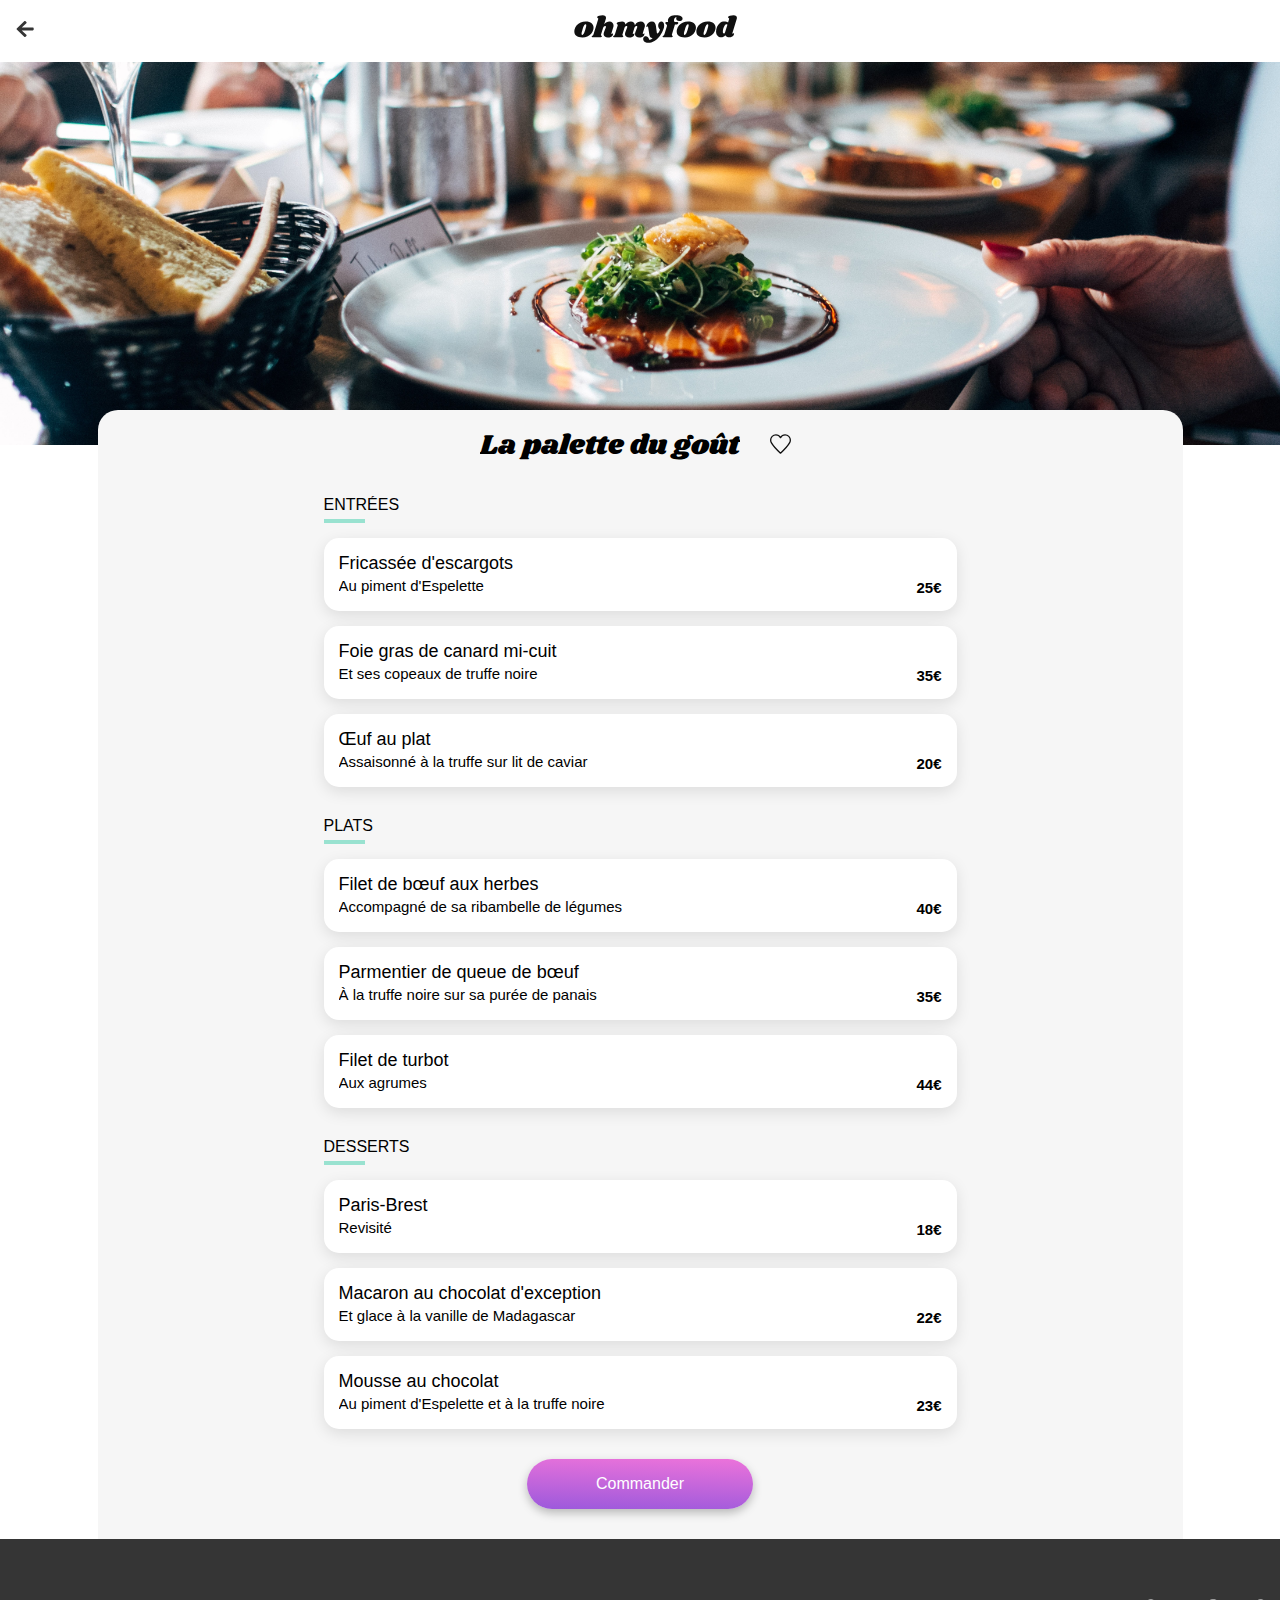
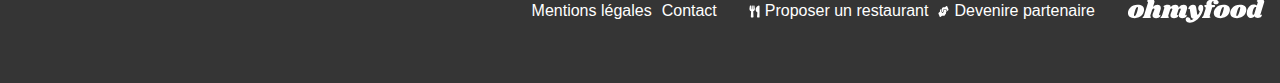
<file: menu.html>
<!DOCTYPE html>
<html lang="fr">
<head>
    <meta charset="UTF-8">
    <meta name="viewport" content="width=device-width, initial-scale=1.0">
    <link rel="stylesheet" href="SASS/menu-style/menu-style.css" type="text/css">
    <link rel="preconnect" href="https://fonts.googleapis.com">
    <link rel="preconnect" href="https://fonts.gstatic.com" crossorigin>
    <link href="https://fonts.googleapis.com/css2?family=Inter:ital,opsz,wght@0,14..32,100..900;1,14..32,100..900&family=Manrope:wght@200..800&family=Montserrat:ital,wght@0,100..900;1,100..900&display=swap" rel="stylesheet">
    <link rel="preconnect" href="https://fonts.googleapis.com">
    <link rel="preconnect" href="https://fonts.gstatic.com" crossorigin>
    <link href="https://fonts.googleapis.com/css2?family=Shrikhand&display=swap" rel="stylesheet">
    <title>Menu-La palette du goût</title>
</head>
<body>
    <header class="headernav">
        <div class="headernav__arrow">
            <a href="home.html">
                <img class="headernav__arrow--img" src="images/logo/GoBack.svg" alt="flêche retour">
            </a>
        </div>
        <div class="headernav__logo">
            <img class="headernav__logo--img" src="images/logo/ohmyfood@2x.svg" alt="logo de ohmyfood">
        </div>
        <div class="headernav__divright"></div>
    </header>
    <main class="blockmain">
        <img class="blockmain__img" src="images/restaurants/jay-wennington-N_Y88TWmGwA-unsplash.jpg" alt="photo d'illustration de la palette du goût">
        <section class="blockmain__menu">
            <div class="blockmain__menu--resto">
                <h1>La palette du goût</h1>
                <div>
                    <img class="heart-active" src="images/logo/heart-active.svg" alt="logo coeur activé">
                    <img class="heart-default" src="images/logo/heart-default.svg" alt="logo coeur non rempli">
                </div>
            </div>
            <div class="blockcard">
                <div class="blockcard__title">
                    <h2>entrées</h2>
                    <div class="blockcard__title--barredown"></div>
                </div>
                <div class="cards cards__1">
                    <div class="cards__containe">
                        <div class="cards__containe--txt">
                            <h3>Fricassée d'escargots</h3>
                            <p>Au piment d'Espelette</p>
                        </div>
                    </div>
                    <div class="cards__check">
                        <div class="cards__check--price">
                            <p><strong>25€</strong></p>
                        </div>
                        <div class="cards__check--img">
                            <img class="check-logo" src="images/logo/Check.svg" alt="logo checked">
                        </div>
                    </div>
                </div>
                <div class="cards cards__2">
                    <div class="cards__containe">
                        <div class="cards__containe--txt">
                            <h3>Foie gras de canard mi-cuit</h3>
                            <p>Et ses copeaux de truffe noire</p>
                        </div>
                    </div>
                    <div class="cards__check">
                        <div class="cards__check--price">
                            <p><strong>35€</strong></p>
                        </div>
                        <div class="cards__check--img">
                            <img class="check-logo" src="images/logo/Check.svg" alt="logo checked">
                        </div>
                    </div>
                </div>
                <div class="cards cards__3">
                    <div class="cards__containe">
                        <div class="cards__containe--txt">
                            <h3>Œuf au plat</h3>
                            <p>Assaisonné à la truffe sur lit de caviar</p>
                        </div>
                    </div>
                    <div class="cards__check">
                        <div class="cards__check--price">
                            <p><strong>20€</strong></p>
                        </div>
                        <div class="cards__check--img">
                            <img class="check-logo" src="images/logo/Check.svg" alt="logo checked">
                        </div>
                    </div>
                </div>
            </div>    
            <div class="blockcard">
                <div class="blockcard__title">
                    <h2>plats</h2>
                    <div class="blockcard__title--barredown"></div>
                </div>
                <div class="cards cards__4">
                    <div class="cards__containe">
                        <div class="cards__containe--txt">
                            <h3>Filet de bœuf aux herbes</h3>
                            <p>Accompagné de sa ribambelle de légumes</p>
                        </div>
                    </div>
                    <div class="cards__check">
                        <div class="cards__check--price">
                            <p><strong>40€</strong></p>
                        </div>
                        <div class="cards__check--img">
                            <img class="check-logo" src="images/logo/Check.svg" alt="logo checked">
                        </div>
                    </div>
                </div>
                <div class="cards cards__5">
                    <div class="cards__containe">
                        <div class="cards__containe--txt">
                            <h3>Parmentier de queue de bœuf</h3>
                            <p>À la truffe noire sur sa purée de panais</p>
                        </div>
                    </div>
                    <div class="cards__check">
                        <div class="cards__check--price">
                            <p><strong>35€</strong></p>
                        </div>
                        <div class="cards__check--img">
                            <img class="check-logo" src="images/logo/Check.svg" alt="logo checked">
                        </div>
                    </div>
                </div>
                <div class="cards cards__6">
                    <div class="cards__containe">
                        <div class="cards__containe--txt">
                            <h3>Filet de turbot</h3>
                            <p>Aux agrumes</p>
                        </div>
                    </div>
                    <div class="cards__check">
                        <div class="cards__check--price">
                            <p><strong>44€</strong></p>
                        </div>
                        <div class="cards__check--img">
                            <img class="check-logo" src="images/logo/Check.svg" alt="logo checked">
                        </div>
                    </div>
                </div>
            </div>
            <div class="blockcard">
                <div class="blockcard__title">
                    <h2>desserts</h2>
                    <div class="blockcard__title--barredown"></div>
                </div>
                <div class="cards cards__7">
                    <div class="cards__containe">
                        <div class="cards__containe--txt">
                            <h3>Paris-Brest</h3>
                            <p>Revisité</p>
                        </div>
                    </div>
                    <div class="cards__check">
                        <div class="cards__check--price">
                            <p><strong>18€</strong></p>
                        </div>
                        <div class="cards__check--img">
                            <img class="check-logo" src="images/logo/Check.svg" alt="logo checked">
                        </div>
                    </div>
                </div>
                <div class="cards cards__8">
                    <div class="cards__containe">
                        <div class="cards__containe--txt">
                            <h3>Macaron au chocolat d'exception </h3>
                            <p>Et glace à la vanille de Madagascar</p>
                        </div>
                    </div>
                    <div class="cards__check">
                        <div class="cards__check--price">
                            <p><strong>22€</strong></p>
                        </div>
                        <div class="cards__check--img">
                            <img class="check-logo" src="images/logo/Check.svg" alt="logo checked">
                        </div>
                    </div>
                </div>
                <div class="cards cards__9">
                    <div class="cards__containe">
                        <div class="cards__containe--txt">
                            <h3>Mousse au chocolat</h3>
                            <p>Au piment d'Espelette et à la truffe noire</p>
                        </div>
                    </div>
                    <div class="cards__check">
                        <div class="cards__check--price">
                            <p><strong>23€</strong></p>
                        </div>
                        <div class="cards__check--img">
                            <img class="check-logo" src="images/logo/Check.svg" alt="logo checked">
                        </div>
                    </div>
                </div>
            </div>
            <a href="#">
                <div class="btn">Commander</div>
            </a>
        </section>
    </main>
    <footer class="blockfooter">
        <img class="blockfooter__logo" src="images/logo/ohmyfood-white.svg" alt="logo de la marque ohmyfood">
        <div class="blockfooter__flex-1">
            <ul>
                <li class="blockfooter__content">
                    <img class="blockfooter__content--img" src="images/logo/couvert.svg" alt="logo d'un jeu de couvert">
                    <a href="#"><span>Proposer un restaurant</span></a>
                </li>
            </ul>
            <ul>
                <li class="blockfooter__content">
                    <img class="blockfooter__content--img" src="images/logo/hand-check.svg" alt="logo de mains qui se serts entre elles">
                    <a href="#"><span>Devenire partenaire</span></a>
                </li>
            </ul>
        </div>
        <div class="blockfooter__flex-2">
            <ul>
                <li><a href="#"><span>Mentions légales</span></a></li>
                <li><a href="#"><span>Contact</span></a></li>
            </ul>
        </div>
    </footer>
</body>
</html>
</file>
<file: SASS/index-style/index-style.css>
body {
  margin: 0;
  font-family: "roboto", sans-serif;
}
body p {
  font-weight: 300;
  font-size: 19px;
}
body h1,
body h2,
body h3 {
  font-weight: 700;
  font-size: 24px;
  margin: 30px 15px 0px 15px;
}
body h3 {
  font-size: 18px;
}
body span {
  font-weight: 500;
  font-size: 16px;
}
body ul {
  list-style: none;
  padding: 0;
  margin: 0;
}
body a,
body li {
  cursor: pointer;
  text-decoration: none;
  color: black;
}
body footer {
  background: #353535;
  padding: 15px;
}
body footer li {
  margin: 5px 0px 5px 0px;
}
body footer a {
  color: white;
}

.loader {
  width: 100vw;
  height: 100vh;
  background: #F6F6F6;
  position: absolute;
  position: fixed;
  z-index: 10000;
  display: flex;
  justify-content: center;
  align-items: center;
  flex-direction: column;
  gap: 60px;
  animation: visibility 3s linear;
  visibility: hidden;
}
.loader .container {
  position: relative;
  display: flex;
  justify-content: center;
  align-items: center;
  margin-bottom: 60px;
  transform: scale(1.3);
}
.loader .container__logo {
  position: absolute;
}
.loader .container__fork {
  animation: loader-fork 1.8s ease-in-out infinite;
}
.loader .container__knif, .loader .container__spoon {
  animation: loader-knif-spoon 1.8s ease-in-out infinite;
}
.loader__marque {
  opacity: 0.1;
}

@keyframes loader-fork {
  0% {
    transform: rotate(0deg);
  }
  50% {
    transform: rotate(180deg);
  }
  100% {
    transform: rotate(360deg);
  }
}
@keyframes loader-knif-spoon {
  0% {
    transform: rotate(0deg);
  }
  100% {
    transform: rotate(360deg);
  }
}
@keyframes visibility {
  from {
    visibility: visible;
  }
  to {
    visibility: hidden;
  }
}
.headertop {
  display: flex;
  flex-direction: column;
  align-items: center;
}
.headertop__shadow {
  width: 100%;
  height: 63px;
  display: flex;
  justify-content: center;
  z-index: 100;
  box-shadow: 0px 2px 5px 0px rgba(0, 0, 0, 0.15);
}
.headertop__shadow--logo-mark {
  width: 163px;
}
.headertop__localisation {
  display: flex;
  width: 100%;
  align-items: center;
  justify-content: center;
  gap: 17px;
  height: 50px;
  background-color: #EAEAEA;
  box-shadow: 0px 4px 4px 0px rgba(0, 0, 0, 0.25);
}
.headertop__localisation--city {
  font-weight: 500;
}

.headerReserver {
  display: flex;
  flex-direction: column;
  align-items: center;
  text-align: center;
  background-color: #F6F6F6;
  padding-bottom: 30px;
}
.headerReserver .btn {
  border-radius: 25px;
  padding-left: 20px;
  padding-right: 20px;
  height: 50px;
  color: white;
  background: linear-gradient(2deg, #9356DC -11.44%, #FF79DA 123.93%);
  border: none;
  font-weight: 500;
  font-size: 16px;
  cursor: pointer;
  box-shadow: 0px 4px 10px 0px rgba(0, 0, 0, 0.25);
  position: relative;
  z-index: 1;
  display: flex;
  align-items: center;
}
.headerReserver .btn::after {
  box-shadow: 0px 4px 15px 0px rgba(0, 0, 0, 0.35);
  background: rgba(255, 255, 255, 0.15);
  border-radius: 30px;
  position: absolute;
  z-index: -1;
  content: "";
  opacity: 0;
  top: 0;
  bottom: 0;
  left: 0;
  right: 0;
  transition: ease-in-out 200ms;
}
.headerReserver .btn:hover::after {
  opacity: 1;
}

.fonctionnement {
  display: flex;
  flex-direction: column;
  gap: 30px;
  padding-bottom: 30px;
}
.fonctionnement__flex {
  display: flex;
  flex-direction: column;
  gap: 30px;
}
.fonctionnement__card {
  display: flex;
  flex-direction: row;
  align-items: center;
  background-color: #F6F6F6;
  margin: 0px 20px 0px 25px;
  border-radius: 20px;
  box-shadow: 0px 4px 15px 0px rgba(0, 0, 0, 0.15);
  padding: 5px;
}
.fonctionnement__card--number {
  display: flex;
  align-items: center;
  justify-content: center;
  min-width: 24px;
  min-height: 24px;
  border-radius: 100px;
  background-color: #9356DC;
  color: white;
  position: relative;
  right: 15px;
}
.fonctionnement__card--logo-text {
  display: flex;
  align-items: center;
  width: 100%;
  gap: 20px;
  margin-left: 10px;
}
.fonctionnement__card--logo-text img {
  height: 22px;
}

.restaurant {
  display: flex;
  flex-direction: column;
  background-color: #F6F6F6;
  padding-bottom: 60px;
  gap: 15px;
}
.restaurant p {
  font-size: 17px;
}
.restaurant__grid {
  display: flex;
  flex-direction: column;
  gap: 15px;
}
.restaurant__card {
  display: flex;
  flex-direction: column;
  align-items: flex-end;
  background-color: white;
  border-radius: 15px;
  margin: 0px 15px 0px 15px;
}
.restaurant__card--nouveau {
  position: absolute;
  color: #008766;
  background-color: #99E2D0;
  height: 29px;
  width: 80px;
  font-weight: 500;
  font-size: 14px;
  display: flex;
  align-items: center;
  justify-content: center;
  border-radius: 2px;
  margin-top: 15px;
  margin-right: 15px;
  box-shadow: 0px 2px 5px 0px rgba(0, 0, 0, 0.15);
}
.restaurant__card--contain {
  height: 251px;
  width: 100%;
  border-radius: 15px;
}
.restaurant__card--contain-image {
  width: 100%;
  height: 70%;
  -o-object-fit: cover;
     object-fit: cover;
  border-radius: 15px 15px 0px 0px;
}
.restaurant__card--contain .card__info {
  display: flex;
  justify-content: space-between;
  margin: 10px 25px 15px 10px;
  align-items: center;
}
.restaurant__card--contain .card__info--heart-default, .restaurant__card--contain .card__info--heart-active {
  height: 22px;
  width: 21px;
}
.restaurant__card--contain .card__info--heart-active {
  position: absolute;
  opacity: 0;
  transition: ease-in 150ms;
}
.restaurant__card--contain .card__info--heart-active:hover {
  opacity: 1;
}
.restaurant__card--contain .card__info--text {
  display: flex;
  flex-direction: column;
}
.restaurant__card--contain .card__info--text h3,
.restaurant__card--contain .card__info--text p {
  margin: 0;
}

.blockfooter {
  display: flex;
  flex-direction: column;
}
.blockfooter__flex-1, .blockfooter__flex-2 {
  display: flex;
  flex-direction: column;
}
.blockfooter__logo {
  width: 138px;
  margin-bottom: 15px;
}
.blockfooter__content {
  display: flex;
  flex-direction: row;
  align-items: center;
  gap: 5px;
}
.blockfooter__content--img {
  height: 13px;
  width: 11px;
}

@media (min-width: 868px) {
  .headertop__shadow,
  .headertop__localisation {
    box-shadow: none;
  }
  .fonctionnement {
    padding-bottom: 60px;
    padding-top: 30px;
  }
  .fonctionnement__flex {
    flex-direction: row;
    justify-content: space-between;
    margin-left: 25px;
    margin-right: 15px;
  }
  .fonctionnement__card {
    width: 31%;
    margin: 0;
  }
  .restaurant__grid {
    display: grid;
    grid-template-columns: 1fr 1fr;
    gap: 30px;
  }
  .blockfooter {
    flex-direction: row-reverse;
    gap: 32px;
    height: 114px;
  }
  .blockfooter__flex-1, .blockfooter__flex-2 {
    flex-direction: row;
    align-items: center;
    gap: 10px;
  }
  .blockfooter .blockfooter__logo {
    margin: 0px;
  }
  body ul {
    display: flex;
    align-items: center;
    gap: 10px;
  }
}
@media (min-width: 1240px) {
  .fonctionnement {
    max-width: 1240px;
    margin: auto;
  }
  .fonctionnement h2 {
    margin-left: 0;
  }
  .fonctionnement__flex {
    margin: 0;
    padding-left: 10px;
  }
  .restaurant h2 {
    width: 1240px;
    margin: auto;
    padding-top: 30px;
  }
  .restaurant__grid {
    width: 1240px;
    margin: auto;
  }
  .restaurant__card {
    margin: 0;
  }
}/*# sourceMappingURL=index-style.css.map */
</file>
<file: SASS/home-style/home-style.css>
body {
  margin: 0;
  font-family: "roboto", sans-serif;
}
body p {
  font-weight: 300;
  font-size: 19px;
}
body h1,
body h2,
body h3 {
  font-weight: 700;
  font-size: 24px;
  margin: 30px 15px 0px 15px;
}
body h3 {
  font-size: 18px;
}
body span {
  font-weight: 500;
  font-size: 16px;
}
body ul {
  list-style: none;
  padding: 0;
  margin: 0;
}
body a,
body li {
  cursor: pointer;
  text-decoration: none;
  color: black;
}
body footer {
  background: #353535;
  padding: 15px;
}
body footer li {
  margin: 5px 0px 5px 0px;
}
body footer a {
  color: white;
}

.loader {
  width: 100vw;
  height: 100vh;
  background: #F6F6F6;
  position: absolute;
  position: fixed;
  z-index: 10000;
  display: flex;
  justify-content: center;
  align-items: center;
  flex-direction: column;
  gap: 60px;
  animation: visibility 3s linear;
  visibility: hidden;
}
.loader .container {
  position: relative;
  display: flex;
  justify-content: center;
  align-items: center;
  margin-bottom: 60px;
  transform: scale(1.3);
}
.loader .container__logo {
  position: absolute;
}
.loader .container__fork {
  animation: loader-fork 1.8s ease-in-out infinite;
}
.loader .container__knif, .loader .container__spoon {
  animation: loader-knif-spoon 1.8s ease-in-out infinite;
}
.loader__marque {
  opacity: 0.1;
}

@keyframes loader-fork {
  0% {
    transform: rotate(0deg);
  }
  50% {
    transform: rotate(180deg);
  }
  100% {
    transform: rotate(360deg);
  }
}
@keyframes loader-knif-spoon {
  0% {
    transform: rotate(0deg);
  }
  100% {
    transform: rotate(360deg);
  }
}
@keyframes visibility {
  from {
    visibility: visible;
  }
  to {
    visibility: hidden;
  }
}
.headertop {
  display: flex;
  flex-direction: column;
  align-items: center;
}
.headertop__shadow {
  width: 100%;
  height: 63px;
  display: flex;
  justify-content: center;
  z-index: 100;
  box-shadow: 0px 2px 5px 0px rgba(0, 0, 0, 0.15);
}
.headertop__shadow--logo-mark {
  width: 163px;
}
.headertop__localisation {
  display: flex;
  width: 100%;
  align-items: center;
  justify-content: center;
  gap: 17px;
  height: 50px;
  background-color: #EAEAEA;
  box-shadow: 0px 4px 4px 0px rgba(0, 0, 0, 0.25);
}
.headertop__localisation--city {
  font-weight: 500;
}

.headerReserver {
  display: flex;
  flex-direction: column;
  align-items: center;
  text-align: center;
  background-color: #F6F6F6;
  padding-bottom: 30px;
}
.headerReserver .btn {
  border-radius: 25px;
  padding-left: 20px;
  padding-right: 20px;
  height: 50px;
  color: white;
  background: linear-gradient(2deg, #9356DC -11.44%, #FF79DA 123.93%);
  border: none;
  font-weight: 500;
  font-size: 16px;
  cursor: pointer;
  box-shadow: 0px 4px 10px 0px rgba(0, 0, 0, 0.25);
  position: relative;
  z-index: 1;
  display: flex;
  align-items: center;
}
.headerReserver .btn::after {
  box-shadow: 0px 4px 15px 0px rgba(0, 0, 0, 0.35);
  background: rgba(255, 255, 255, 0.15);
  border-radius: 30px;
  position: absolute;
  z-index: -1;
  content: "";
  opacity: 0;
  top: 0;
  bottom: 0;
  left: 0;
  right: 0;
  transition: ease-in-out 200ms;
}
.headerReserver .btn:hover::after {
  opacity: 1;
}

.fonctionnement {
  display: flex;
  flex-direction: column;
  gap: 30px;
  padding-bottom: 30px;
}
.fonctionnement__flex {
  display: flex;
  flex-direction: column;
  gap: 30px;
}
.fonctionnement__card {
  display: flex;
  flex-direction: row;
  align-items: center;
  background-color: #F6F6F6;
  margin: 0px 20px 0px 25px;
  border-radius: 20px;
  box-shadow: 0px 4px 15px 0px rgba(0, 0, 0, 0.15);
  padding: 5px;
}
.fonctionnement__card--number {
  display: flex;
  align-items: center;
  justify-content: center;
  min-width: 24px;
  min-height: 24px;
  border-radius: 100px;
  background-color: #9356DC;
  color: white;
  position: relative;
  right: 15px;
}
.fonctionnement__card--logo-text {
  display: flex;
  align-items: center;
  width: 100%;
  gap: 20px;
  margin-left: 10px;
}
.fonctionnement__card--logo-text img {
  height: 22px;
}

.restaurant {
  display: flex;
  flex-direction: column;
  background-color: #F6F6F6;
  padding-bottom: 60px;
  gap: 15px;
}
.restaurant p {
  font-size: 17px;
}
.restaurant__grid {
  display: flex;
  flex-direction: column;
  gap: 15px;
}
.restaurant__card {
  display: flex;
  flex-direction: column;
  align-items: flex-end;
  background-color: white;
  border-radius: 15px;
  margin: 0px 15px 0px 15px;
}
.restaurant__card--nouveau {
  position: absolute;
  color: #008766;
  background-color: #99E2D0;
  height: 29px;
  width: 80px;
  font-weight: 500;
  font-size: 14px;
  display: flex;
  align-items: center;
  justify-content: center;
  border-radius: 2px;
  margin-top: 15px;
  margin-right: 15px;
  box-shadow: 0px 2px 5px 0px rgba(0, 0, 0, 0.15);
}
.restaurant__card--contain {
  height: 251px;
  width: 100%;
  border-radius: 15px;
}
.restaurant__card--contain-image {
  width: 100%;
  height: 70%;
  -o-object-fit: cover;
     object-fit: cover;
  border-radius: 15px 15px 0px 0px;
}
.restaurant__card--contain .card__info {
  display: flex;
  justify-content: space-between;
  margin: 10px 25px 15px 10px;
  align-items: center;
}
.restaurant__card--contain .card__info--heart-default, .restaurant__card--contain .card__info--heart-active {
  height: 22px;
  width: 21px;
}
.restaurant__card--contain .card__info--heart-active {
  position: absolute;
  opacity: 0;
  transition: ease-in 150ms;
}
.restaurant__card--contain .card__info--heart-active:hover {
  opacity: 1;
}
.restaurant__card--contain .card__info--text {
  display: flex;
  flex-direction: column;
}
.restaurant__card--contain .card__info--text h3,
.restaurant__card--contain .card__info--text p {
  margin: 0;
}

.blockfooter {
  display: flex;
  flex-direction: column;
}
.blockfooter__flex-1, .blockfooter__flex-2 {
  display: flex;
  flex-direction: column;
}
.blockfooter__logo {
  width: 138px;
  margin-bottom: 15px;
}
.blockfooter__content {
  display: flex;
  flex-direction: row;
  align-items: center;
  gap: 5px;
}
.blockfooter__content--img {
  height: 13px;
  width: 11px;
}

@media (min-width: 868px) {
  .headertop__shadow,
  .headertop__localisation {
    box-shadow: none;
  }
  .fonctionnement {
    padding-bottom: 60px;
    padding-top: 30px;
  }
  .fonctionnement__flex {
    flex-direction: row;
    justify-content: space-between;
    margin-left: 25px;
    margin-right: 15px;
  }
  .fonctionnement__card {
    width: 31%;
    margin: 0;
  }
  .restaurant__grid {
    display: grid;
    grid-template-columns: 1fr 1fr;
    gap: 30px;
  }
  .blockfooter {
    flex-direction: row-reverse;
    gap: 32px;
    height: 114px;
  }
  .blockfooter__flex-1, .blockfooter__flex-2 {
    flex-direction: row;
    align-items: center;
    gap: 10px;
  }
  .blockfooter .blockfooter__logo {
    margin: 0px;
  }
  body ul {
    display: flex;
    align-items: center;
    gap: 10px;
  }
}
@media (min-width: 1240px) {
  .fonctionnement {
    max-width: 1240px;
    margin: auto;
  }
  .fonctionnement h2 {
    margin-left: 0;
  }
  .fonctionnement__flex {
    margin: 0;
    padding-left: 10px;
  }
  .restaurant h2 {
    width: 1240px;
    margin: auto;
    padding-top: 30px;
  }
  .restaurant__grid {
    width: 1240px;
    margin: auto;
  }
  .restaurant__card {
    margin: 0;
  }
}/*# sourceMappingURL=home-style.css.map */
</file>
<file: SASS/menu-style/menu-style.css>
@keyframes afficheCards {
  0% {
    transform: translateX(-320px);
    opacity: 0;
  }
  100% {
    transform: translateX(0);
    opacity: 1;
  }
}
body {
  margin: 0;
  font-family: "roboto", sans-serif;
}
body h1,
body h2,
body h3,
body p {
  margin: 0;
  overflow: hidden;
  text-overflow: ellipsis;
}
body h1 {
  font-family: "Shrikhand", serif;
  font-weight: 400;
  font-style: normal;
  font-size: 28px;
}
body h2 {
  font-weight: 300;
  font-size: 16px;
  text-transform: uppercase;
}
body h3 {
  font-size: 18px;
  font-weight: 500;
  margin-bottom: 3px;
}
body p {
  font-weight: 300;
  font-size: 15px;
}
body strong {
  font-weight: 700;
  font-size: 15px;
}
body span {
  font-weight: 500;
  font-size: 16px;
}
body ul {
  list-style: none;
  padding: 0;
  margin: 0;
}
body a,
body li {
  cursor: pointer;
  text-decoration: none;
  color: black;
}
body footer {
  background: #353535;
  padding: 15px;
}
body footer li {
  margin: 5px 0px 5px 0px;
}
body footer a {
  color: white;
}

.headernav {
  display: flex;
  justify-content: space-between;
  align-items: center;
  height: 62px;
  background: white;
  padding-left: 10px;
  padding-right: 10px;
  box-shadow: 0px 2px 5px 0px rgba(0, 0, 0, 0.15);
}
.headernav__arrow {
  display: flex;
}
.headernav__logo--img {
  width: 163px;
}

.blockmain {
  display: flex;
  flex-direction: column;
  margin-bottom: -35px;
}
.blockmain a {
  display: flex;
  justify-content: center;
}
.blockmain__img {
  width: 100%;
}
.blockmain__menu {
  background-color: #F6F6F6;
  border-radius: 20px 20px 0px 0px;
  padding: 15px;
  padding-bottom: 30px;
  transform: translateY(-35px);
  display: flex;
  flex-direction: column;
  gap: 30px;
}
.blockmain__menu--resto {
  display: flex;
  justify-content: space-between;
  align-items: center;
}
.blockmain__menu--resto .heart-active,
.blockmain__menu--resto .heart-default {
  width: 21px;
  height: 22px;
  margin-right: 10px;
}
.blockmain__menu--resto .heart-active {
  position: absolute;
  opacity: 0;
  transition: ease-in 150ms;
}
.blockmain__menu--resto .heart-active:hover {
  opacity: 1;
}
.blockmain .blockcard__title {
  display: flex;
  flex-direction: column;
}
.blockmain .blockcard__title--barredown {
  border: 2px solid #99E2D0;
  width: 37px;
  margin-top: 5px;
}
.blockmain .blockcard .cards {
  background-color: white;
  height: 73px;
  display: flex;
  flex-direction: row;
  justify-content: space-between;
  margin-top: 15px;
  border-radius: 15px;
  cursor: pointer;
  overflow: hidden;
  box-shadow: 0px 4.01px 15.04px 0px rgba(0, 0, 0, 0.1);
  animation: afficheCards 3500ms ease;
}
.blockmain .blockcard .cards__1 {
  animation-duration: 350ms;
}
.blockmain .blockcard .cards__2 {
  animation-duration: 700ms;
}
.blockmain .blockcard .cards__3 {
  animation-duration: 1050ms;
}
.blockmain .blockcard .cards__4 {
  animation-duration: 1400ms;
}
.blockmain .blockcard .cards__5 {
  animation-duration: 1750ms;
}
.blockmain .blockcard .cards__6 {
  animation-duration: 2100ms;
}
.blockmain .blockcard .cards__7 {
  animation-duration: 2450ms;
}
.blockmain .blockcard .cards__8 {
  animation-duration: 2800ms;
}
.blockmain .blockcard .cards__9 {
  animation-duration: 3150ms;
}
.blockmain .blockcard .cards__10 {
  animation-duration: 3500ms;
}
.blockmain .blockcard .cards:hover .cards__check .cards__check--img {
  width: 65px;
}
.blockmain .blockcard .cards__containe {
  width: 100%;
  padding: 15px;
  white-space: nowrap;
  overflow: hidden;
}
.blockmain .blockcard .cards__check {
  display: flex;
  justify-content: center;
  border-radius: 0px 15px 15px 0px;
  transition: ease-in-out 270ms;
}
.blockmain .blockcard .cards__check--price {
  display: flex;
  flex-direction: column;
  justify-content: flex-end;
  padding: 15px;
  padding-left: 0;
}
.blockmain .blockcard .cards__check--img {
  display: flex;
  justify-content: center;
  height: 100%;
  background: #99E2D0;
  width: 0;
  transition: ease-in-out 250ms;
}
.blockmain .blockcard .cards__check--img .check-logo {
  width: 20px;
}
.blockmain .btn {
  border-radius: 25px;
  padding-left: 20px;
  padding-right: 20px;
  height: 50px;
  color: white;
  background: linear-gradient(2deg, #9356DC -11.44%, #FF79DA 123.93%);
  border: none;
  font-weight: 500;
  font-size: 16px;
  cursor: pointer;
  box-shadow: 0px 4px 10px 0px rgba(0, 0, 0, 0.25);
  position: relative;
  z-index: 1;
  display: flex;
  align-items: center;
  justify-content: center;
  width: 186px;
}
.blockmain .btn::after {
  box-shadow: 0px 4px 15px 0px rgba(0, 0, 0, 0.35);
  background: rgba(255, 255, 255, 0.15);
  border-radius: 30px;
  position: absolute;
  z-index: -1;
  content: "";
  opacity: 0;
  top: 0;
  bottom: 0;
  left: 0;
  right: 0;
  transition: ease-in-out 200ms;
}
.blockmain .btn:hover::after {
  opacity: 1;
}

.blockfooter {
  display: flex;
  flex-direction: column;
}
.blockfooter__flex-1, .blockfooter__flex-2 {
  display: flex;
  flex-direction: column;
}
.blockfooter__logo {
  width: 138px;
  margin-bottom: 15px;
}
.blockfooter__content {
  display: flex;
  flex-direction: row;
  align-items: center;
  gap: 5px;
}
.blockfooter__content--img {
  height: 13px;
  width: 11px;
}

@media (min-width: 768px) {
  .blockmain__img {
    height: 383px;
    -o-object-fit: cover;
       object-fit: cover;
  }
  .blockmain__menu {
    align-items: center;
  }
  .blockmain__menu--resto {
    gap: 30px;
  }
  .blockcard {
    width: 633px;
  }
  .blockfooter {
    flex-direction: row-reverse;
    gap: 32px;
    height: 114px;
  }
  .blockfooter__flex-1, .blockfooter__flex-2 {
    flex-direction: row;
    align-items: center;
    gap: 10px;
  }
  .blockfooter .blockfooter__logo {
    margin: 0px;
  }
  body ul {
    display: flex;
    align-items: center;
    gap: 10px;
  }
}
@media (min-width: 1055px) {
  .blockmain__menu {
    width: 1055px;
    margin: auto;
  }
}/*# sourceMappingURL=menu-style.css.map */
</file>
